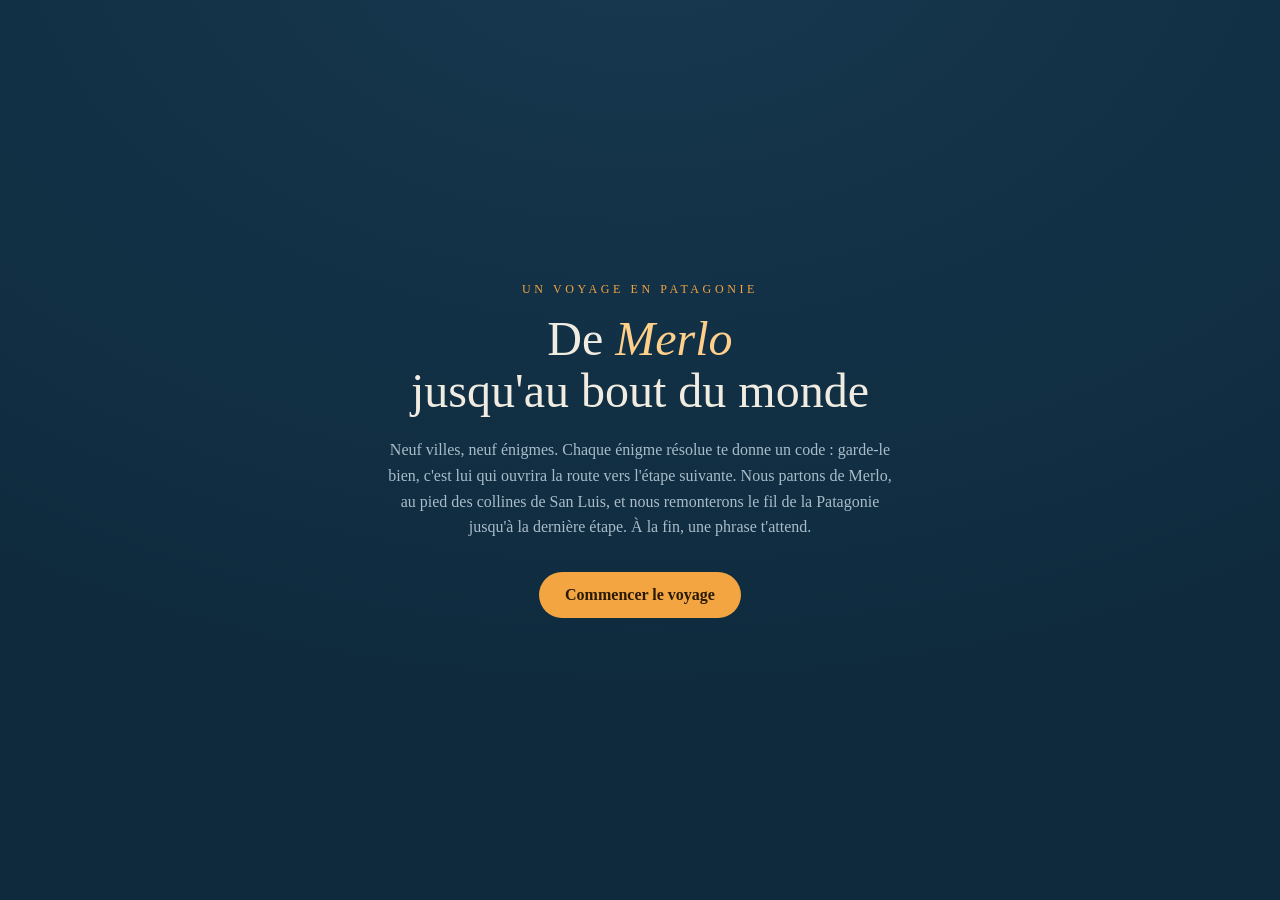
<file: index.html>
<!DOCTYPE html>
<html lang="fr">

<head>
    <meta charset="UTF-8">
    <meta name="viewport" content="width=device-width, initial-scale=1, viewport-fit=cover">
    <meta name="theme-color" content="#0f2a3d">
    <title>De Merlo à Delorme</title>
    <link rel="stylesheet" href="css/style.css?v=2">
    <style>
        #intro {
            flex: 1;
            display: flex;
            flex-direction: column;
            align-items: center;
            justify-content: center;
            text-align: center;
            padding: 2rem 1.5rem;
            max-width: 560px;
            margin: 0 auto;
        }

        #intro .kicker {
            letter-spacing: .3em;
            text-transform: uppercase;
            font-size: .75rem;
            color: var(--accent);
            margin-bottom: 1rem;
        }

        #intro h1 {
            font-size: clamp(2rem, 8vw, 3rem);
            margin: 0 0 1.2rem;
            line-height: 1.1;
            font-weight: normal;
        }

        #intro h1 em {
            color: var(--accent-2);
        }

        #intro p {
            color: var(--muted);
            line-height: 1.6;
            margin: 0 0 2rem;
        }

        #jeu {
            display: none;
            height: 100dvh;
            flex-direction: column;
            padding-bottom: max(.6rem, env(safe-area-inset-bottom));
        }

        #jeu header {
            text-align: center;
            padding: max(.8rem, env(safe-area-inset-top)) 1rem .6rem;
        }

        #jeu header h2 {
            margin: 0;
            font-weight: normal;
            font-size: 1.2rem;
            color: var(--accent-2);
        }

        #jeu header p {
            margin: .3rem 0 0;
            color: var(--muted);
            font-size: .9rem;
        }

        #carte {
            flex: 1 1 0;
            min-height: 0;
            width: 100%;
        }

        .trajet {
            fill: none;
            stroke: var(--accent);
            stroke-width: 2;
            stroke-dasharray: 6 6;
            opacity: .5;
        }

        .terre {
            fill: var(--land);
            stroke: var(--land-stroke);
            stroke-width: 1.5;
        }

        .frontiere {
            fill: none;
            stroke: var(--land-stroke);
            stroke-width: 1.2;
            stroke-dasharray: 3 4;
            opacity: .7;
        }

        .lac {
            fill: #1d4a66;
            stroke: var(--land-stroke);
            stroke-width: 1;
        }

        .mer {
            fill: var(--muted);
            opacity: .55;
            font: italic 11px Georgia;
            letter-spacing: .25em;
            pointer-events: none;
        }

        .ville {
            cursor: pointer;
        }

        .ville .zone {
            fill: transparent;
        }

        .ville .rond {
            fill: var(--lock);
            stroke: #fff;
            stroke-width: 2;
        }

        .ville.ouverte .rond {
            fill: var(--accent);
        }

        .ville.faite .rond {
            fill: var(--ok);
        }

        .ville.actuelle .halo {
            fill: var(--accent);
            opacity: .35;
            animation: pulse 1.6s infinite;
            transform-box: fill-box;
            transform-origin: center;
        }

        .ville .num {
            fill: #1a1a1a;
            font: bold 13px Georgia;
            text-anchor: middle;
            dominant-baseline: central;
            pointer-events: none;
        }

        .ville .nom {
            fill: var(--text);
            font: 12px Georgia;
            pointer-events: none;
            paint-order: stroke;
            stroke: var(--bg);
            stroke-width: 3px;
        }

        @keyframes pulse {
            0% {
                transform: scale(.8);
                opacity: .5;
            }

            100% {
                transform: scale(1.8);
                opacity: 0;
            }
        }

        /* Remise à zéro : discrète, en bas de la carte */
        #recommencer {
            align-self: center;
            margin-top: .2rem;
            background: none;
            border: 0;
            color: var(--muted);
            opacity: .7;
            font: inherit;
            font-size: .8rem;
            cursor: pointer;
            padding: .3rem .6rem;
        }

        #porte {
            position: fixed;
            inset: 0;
            display: none;
            align-items: center;
            justify-content: center;
            background: rgba(5, 15, 25, .75);
            padding: 1.5rem;
            z-index: 10;
        }

        #porte.visible {
            display: flex;
        }

        #porte .boite {
            background: var(--bg-2);
            border: 1px solid var(--land-stroke);
            border-radius: 16px;
            padding: 1.4rem 1.2rem 1.2rem;
            width: 100%;
            max-width: 380px;
            text-align: center;
        }

        #porte h3 {
            margin: 0 0 .4rem;
            font-weight: normal;
            color: var(--accent-2);
            font-size: 1.3rem;
        }

        #porte p {
            margin: 0;
            color: var(--muted);
            font-size: .9rem;
            line-height: 1.4;
        }

        #porte .reponse {
            margin-top: 1rem;
        }

        #porte .reponse input {
            min-width: 0;
        }

        /* Message « bon / mauvais code » : à égale distance du champ et d'« Annuler » */
        #porte .message {
            margin-top: .9rem;
            color: #ff8f8f;
        }

        #porte .message.ok {
            color: var(--ok);
        }

        #porte .annuler {
            margin-top: .8rem;
            background: none;
            border: 0;
            color: var(--muted);
            font: inherit;
            font-size: .85rem;
            cursor: pointer;
        }

    </style>
</head>

<body>

    <section id="intro">
        <div class="kicker">Un voyage en Patagonie</div>
        <h1>De <em>Merlo</em><br>jusqu'au bout du monde</h1>
        <p>Neuf villes, neuf énigmes. Chaque énigme résolue te donne un code :
            garde-le bien, c'est lui qui ouvrira la route vers l'étape suivante.
            Nous partons de Merlo, au pied des collines de San Luis, et nous remonterons
            le fil de la Patagonie jusqu'à la dernière étape. À la fin, une phrase t'attend.</p>
        <button class="bouton" id="start">Commencer le voyage</button>
    </section>

    <section id="jeu">
        <header>
            <h2>Le parcours</h2>
            <p>Touche une ville pour y entrer.</p>
        </header>
        <svg id="carte" viewBox="0 0 400 600" preserveAspectRatio="xMidYMid meet"></svg>
        <button id="recommencer" type="button">↺ Recommencer le voyage</button>
    </section>

    <div id="porte">
        <div class="boite">
            <h3 id="porteTitre"></h3>
            <p id="porteTexte"></p>
            <form class="reponse" id="porteForm">
                <input id="porteSaisie" autocomplete="off" autocapitalize="characters" placeholder="Code">
                <button class="bouton" type="submit">Ouvrir</button>
            </form>
            <p class="message" id="porteMsg"></p>
            <button class="annuler" id="porteAnnuler" type="button">Annuler</button>
        </div>
    </div>


    <script src="js/common.js?v=2"></script>
    <script>
        // ---- Projection : (lon, lat) -> (x, y) dans un viewBox 400 x 600 ----
        const LON0 = -76, LON1 = -54, LAT0 = -32, LAT1 = -56;
        const W = 400, H = 600;
        const proj = (lon, lat) => [
            ((lon - LON0) / (LON1 - LON0)) * W,
            ((lat - LAT0) / (LAT1 - LAT0)) * H
        ];
        const chemin = (pts, fermer = true) =>
            pts.map((p, i) => (i ? "L" : "M") + proj(p[0], p[1]).map(v => v.toFixed(1)).join(" ")).join(" ") + (fermer ? " Z" : "");

        // ---- Villes (lon, lat réelles) ----
        const GEO = {
            "merlo": [-65.02, -32.35],  // Merlo, San Luis
            "bahia-blanca": [-62.27, -38.72],
            "puerto-madryn": [-65.04, -42.77],
            "ushuaia": [-68.30, -54.80],
            "mont-tarn": [-69.10, -54.47],
            "punta-arenas": [-70.91, -53.16],
            "torres-del-paine": [-72.99, -51.06],
            "grey-glacier": [-73.20, -50.95],
            "puerto-montt": [-72.94, -41.47]
        };

        // Petits décalages visuels (en px) pour séparer les villes trop proches
        const DECALAGE = {
            "ushuaia": [14, 10],
            "mont-tarn": [-10, -8],
            "torres-del-paine": [8, 10],
            "grey-glacier": [-6, -12]
        };

        // Position et ancrage des étiquettes : [dx, dy, ancre].
        // Toutes à droite des villes : la carte est recadrée sur ces éléments, rien ne déborde.
        const LABEL = {};

        function position(id) {
            const [x, y] = proj(GEO[id][0], GEO[id][1]);
            const d = DECALAGE[id] || [0, 0];
            return [x + d[0], y + d[1]];
        }

        // ---- Décor (lon, lat) ----
        // Continent : côte Pacifique (Chili) du nord au sud, puis côte Atlantique du sud au nord
        const CONTINENT = [
            [-76, -18], [-70.3, -18], [-70.6, -26], [-71.5, -30], [-71.6, -33.5], [-72.0, -35.5], [-72.6, -37.5],
            [-73.4, -39.5], [-73.6, -41.5], [-73.9, -43.5], [-74.4, -46], [-75.3, -48],
            [-75.2, -50], [-74.3, -51.8], [-73.2, -52.6], [-72.0, -53.4], [-70.6, -53.8],
            [-69.2, -52.9], [-68.4, -52.4], [-68.4, -51.6], [-68.9, -50.1], [-67.7, -49.3],
            [-66.9, -47.9], [-65.7, -47.6], [-65.9, -46.5], [-67.5, -45.7], [-66.3, -45.2],
            [-65.2, -44.4], [-65.5, -43.3], [-64.0, -42.6], [-64.9, -41.9], [-65.0, -41.0],
            [-62.4, -40.6], [-62.2, -39.2], [-61.0, -38.9], [-57.6, -38.2], [-57.5, -36.5],
            [-56.9, -36.3], [-56.6, -34.9], [-53.5, -34.2], [-48, -28], [-40, -22], [-40, -18]
        ];

        // Terre de Feu (île principale) - le détroit de Magellan la sépare du continent
        const TERRE_DE_FEU = [
            [-70.9, -52.7], [-69.2, -52.6], [-68.4, -52.4], [-68.4, -53.4], [-67.4, -54.0],
            [-65.2, -54.7], [-66.5, -55.1], [-68.5, -55.2], [-70.8, -55.0], [-71.7, -54.4],
            [-72.0, -53.6], [-71.0, -53.2]
        ];

        // Chiloé
        const CHILOE = [
            [-74.2, -41.8], [-73.6, -41.8], [-73.4, -42.8], [-73.7, -43.6],
            [-74.2, -43.2], [-74.3, -42.4]
        ];

        // Frontière Chili / Argentine (très simplifiée), tracée en pointillé
        const FRONTIERE = [
            [-71.6, -32.8], [-70.0, -35.0], [-70.8, -38.0], [-71.7, -41.0], [-71.7, -44.5],
            [-72.6, -47.5], [-73.2, -50.0], [-72.3, -51.5], [-71.3, -52.3], [-68.4, -52.4]
        ];

        // Lacs : Nahuel Huapi, Argentino
        const LACS = [
            [[-71.7, -41.1], [-71.1, -41.0], [-71.3, -41.3]],
            [[-73.0, -50.1], [-72.2, -50.2], [-72.5, -50.5], [-73.0, -50.4]]
        ];

        const svg = document.getElementById("carte");
        const NS = "http://www.w3.org/2000/svg";
        const el = (n, a = {}) => { const e = document.createElementNS(NS, n); for (const k in a) e.setAttribute(k, a[k]); return e; };
        const texte = (cls, x, y, txt, attrs = {}) => { const t = el("text", { class: cls, x, y, ...attrs }); t.textContent = txt; return t; };


        function dessinerDecor() {
            svg.appendChild(el("path", { d: chemin(CONTINENT), class: "terre" }));
            svg.appendChild(el("path", { d: chemin(TERRE_DE_FEU), class: "terre" }));
            svg.appendChild(el("path", { d: chemin(CHILOE), class: "terre" }));
            svg.appendChild(el("path", { d: chemin(FRONTIERE, false), class: "frontiere" }));
            LACS.forEach(l => svg.appendChild(el("path", { d: chemin(l), class: "lac" })));
        }

        // Noms des océans : dans le groupe recadré, pour qu'ils ne soient jamais coupés
        function dessinerOceans(groupe) {
            const [ox, oy] = proj(-61.2, -47.5);
            groupe.appendChild(texte("mer", ox, oy, "ATLANTIQUE", { "text-anchor": "middle", transform: `rotate(-90 ${ox} ${oy})` }));
            const [px, py] = proj(-74.9, -45);
            groupe.appendChild(texte("mer", px, py, "PACIFIQUE", { "text-anchor": "middle", transform: `rotate(-90 ${px} ${py})` }));
        }

        function dessiner() {
            svg.innerHTML = "";
            dessinerDecor();

            // Tout ce qui doit rester visible va dans `contenu` ; la carte est recadrée dessus
            const contenu = el("g");
            svg.appendChild(contenu);
            dessinerOceans(contenu);

            const pts = ETAPES.map(e => position(e.id).join(",")).join(" ");
            contenu.appendChild(el("polyline", { points: pts, class: "trajet" }));

            const prog = lireProgression();
            // Garde-fou : si un ancien common.js est encore en cache, la carte s'affiche quand même
            const resolues = typeof lireResolues === "function" ? lireResolues() : [];
            // Une épreuve est verte dès qu'elle est gagnée (ou si la suivante est déjà ouverte)
            const estFaite = i => resolues.includes(ETAPES[i].id) || (prog.includes(ETAPES[i].id) && prog.includes((ETAPES[i + 1] || {}).id));
            // Le halo désigne la prochaine chose à faire : l'épreuve en cours, ou l'étape à ouvrir avec le code
            const iActuelle = ETAPES.findIndex((_, i) => !estFaite(i));
            const derniere = iActuelle >= 0 ? ETAPES[iActuelle].id : null;

            ETAPES.forEach((e, i) => {
                const [x, y] = position(e.id);
                const ouverte = prog.includes(e.id);
                const faite = estFaite(i);
                const g = el("g", { class: "ville" + (ouverte ? " ouverte" : "") + (faite ? " faite" : "") + (e.id === derniere ? " actuelle" : "") });
                g.appendChild(el("circle", { class: "zone", cx: x, cy: y, r: 22 }));
                g.appendChild(el("circle", { class: "halo", cx: x, cy: y, r: 11 }));
                g.appendChild(el("circle", { class: "rond", cx: x, cy: y, r: 11 }));
                g.appendChild(texte("num", x, y, ouverte ? (i + 1) : "🔒"));
                const [dx, dy, ancre] = LABEL[e.id] || [18, 4, "start"];
                g.appendChild(texte("nom", x + dx, y + dy, e.nom, { "text-anchor": ancre }));

                g.addEventListener("click", () => {
                    if (ouverte) { location.href = "etapes/" + e.id + ".html"; }
                    else { ouvrirPorte(i); }
                });
                contenu.appendChild(g);
            });

            const b = contenu.getBBox(), m = 6;
            svg.setAttribute("viewBox", [b.x - m, b.y - m, b.width + 2 * m, b.height + 2 * m].map(v => v.toFixed(1)).join(" "));
        }

        // ---- Saisie du code pour ouvrir une étape ----
        const porte = document.getElementById("porte");
        const porteSaisie = document.getElementById("porteSaisie");
        const porteMsg = document.getElementById("porteMsg");
        let porteEtape = null;

        function ouvrirPorte(i) {
            porteEtape = ETAPES[i];
            document.getElementById("porteTitre").textContent = porteEtape.nom;
            document.getElementById("porteTexte").textContent =
                "Entre le code obtenu à " + ETAPES[i - 1].nom + " pour ouvrir cette étape.";
            porteSaisie.value = "";
            porteMsg.textContent = "";
            porte.classList.add("visible");
            porteSaisie.focus();
        }

        function fermerPorte() {
            porte.classList.remove("visible");
            porteEtape = null;
        }

        document.getElementById("porteAnnuler").onclick = fermerPorte;
        porte.addEventListener("click", e => { if (e.target === porte) fermerPorte(); });

        document.getElementById("porteForm").addEventListener("submit", e => {
            e.preventDefault();
            if (essayerCode(porteEtape.id, porteSaisie.value)) {
                porteMsg.textContent = "La route est ouverte !";
                porteMsg.className = "message ok";
                const id = porteEtape.id;
                setTimeout(() => location.href = "etapes/" + id + ".html", 900);
            } else {
                porteMsg.textContent = "Ce n'est pas le bon code.";
                porteMsg.className = "message";
                const boite = porte.querySelector(".boite");
                boite.classList.remove("shake"); void boite.offsetWidth; boite.classList.add("shake");
            }
        });

        function afficherCarte() {
            document.getElementById("intro").style.display = "none";
            document.getElementById("jeu").style.display = "flex";
            dessiner();
        }

        document.getElementById("start").onclick = () => {
            localStorage.setItem("patagonie.intro", "1");
            afficherCarte();
        };

        // Efface toute la progression (clés « patagonie.* ») et revient à l'intro
        document.getElementById("recommencer").onclick = () => {
            if (!confirm("Effacer toute la progression et recommencer depuis le début ?")) return;
            Object.keys(localStorage).filter(k => k.startsWith("patagonie.")).forEach(k => localStorage.removeItem(k));
            location.href = location.pathname;
        };

        if (localStorage.getItem("patagonie.intro")) afficherCarte();

        const refus = new URLSearchParams(location.search).get("refus");
        if (refus) {
            afficherCarte();
            const i = indexEtape(refus);
            if (i > 0) ouvrirPorte(i);
        }
    </script>
</body>

</html>
</file>
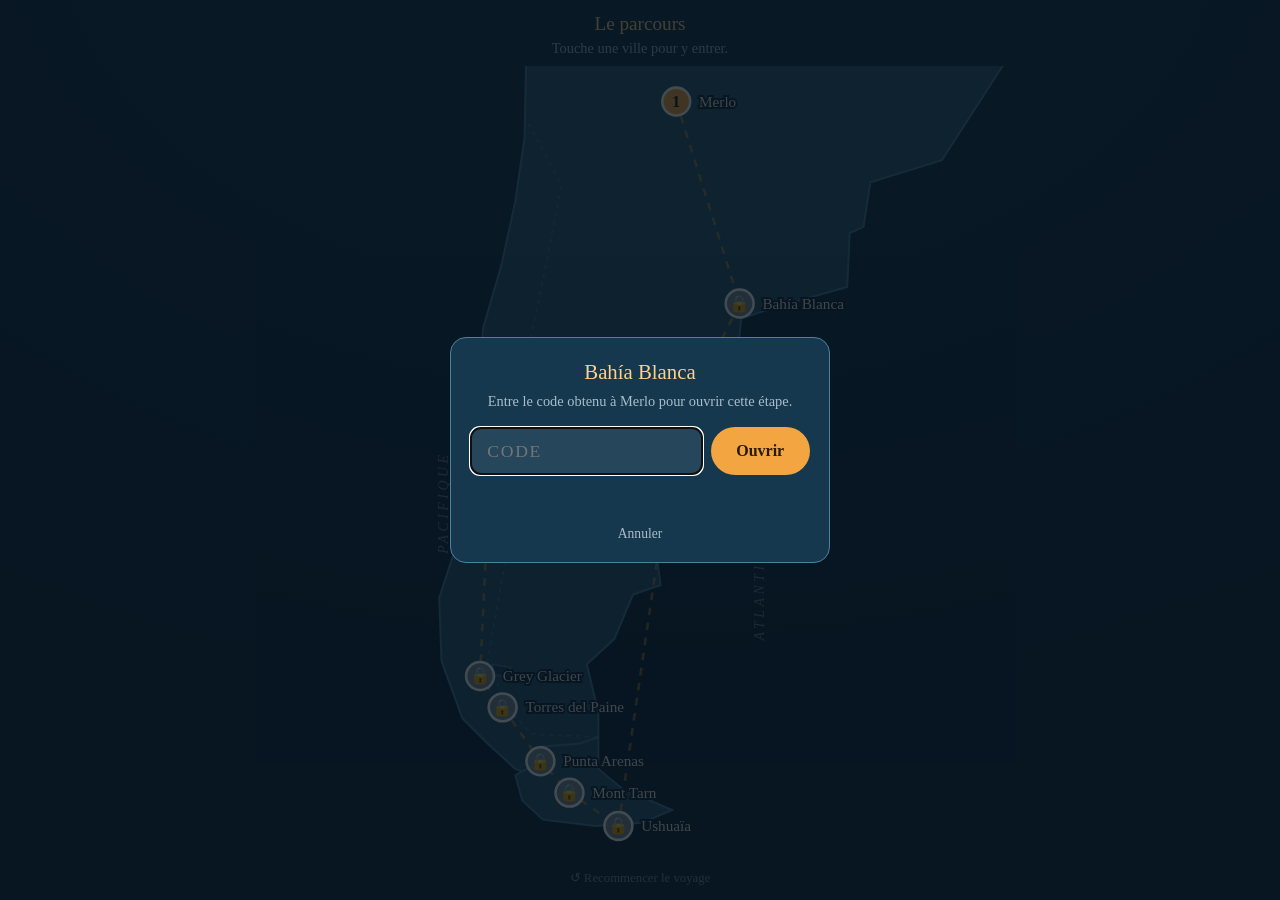
<file: etapes/bahia-blanca.html>
<!DOCTYPE html>
<html lang="fr">

<head>
    <meta charset="UTF-8">
    <meta name="viewport" content="width=device-width, initial-scale=1, viewport-fit=cover">
    <title>Bahía Blanca</title>
    <link rel="stylesheet" href="../css/style.css?v=2">
    <style>
        html,
        body {
            height: 100%;
        }

        body {
            overflow: hidden;
        }

        /* Page jeu : plein écran, colonne flex, tout tient sans scroll */
        .addi {
            height: 100dvh;
            max-width: 480px;
            width: 100%;
            margin: 0 auto;
            padding: max(.6rem, env(safe-area-inset-top)) 1rem max(clamp(1.2rem, 4dvh, 2.5rem), env(safe-area-inset-bottom));
            display: flex;
            flex-direction: column;
            gap: .5rem;
        }

        .entete {
            display: flex;
            justify-content: space-between;
            align-items: baseline;
        }

        .entete .retour {
            font-size: .9rem;
        }

        .entete .etape {
            font-size: .75rem;
            color: var(--muted);
        }

        h1 {
            margin: 0;
            font-size: 1.4rem;
        }

        .consigne {
            color: var(--muted);
            font-size: .85rem;
            line-height: 1.35;
            margin: 0;
        }

        /* --- L'addition, centrée dans l'espace restant --- */
        .zone-addition {
            flex: 1 1 0;
            min-height: 0;
            display: flex;
            align-items: center;
            justify-content: center;
        }

        .addition {
            font-family: ui-monospace, Menlo, monospace;
            font-size: clamp(1.6rem, 5dvh, 2.4rem);
            line-height: 1.3;
        }

        .addition .ligne {
            display: flex;
            justify-content: flex-end;
            gap: 6px;
        }

        .addition .plus {
            margin-right: 14px;
        }

        .addition .trait {
            border-top: 3px solid currentColor;
            margin: 4px 0;
        }

        .lettre {
            width: 2ch;
            text-align: center;
        }

        /* --- Bas : règles, saisies, bouton ; remplacés par le code en fin de partie (même place) --- */
        #bas {
            position: relative;
            flex: 0 0 auto;
            display: flex;
            flex-direction: column;
            gap: .5rem;
        }

        .regles {
            font-size: .8rem;
            line-height: 1.35;
            color: var(--muted);
            margin: 0;
        }

        .regles strong {
            color: var(--accent-2);
            font-weight: normal;
        }

        .saisies {
            display: grid;
            grid-template-columns: repeat(7, 1fr);
            gap: 6px;
            margin-top: .3rem;
        }

        .saisies label {
            display: flex;
            flex-direction: column;
            align-items: center;
            gap: 4px;
            font-weight: bold;
            color: var(--accent-2);
        }

        .saisies input {
            width: 100%;
            box-sizing: border-box;
            padding: 6px 0;
            border-radius: 8px;
            border: 1px solid var(--land-stroke);
            background: rgba(255, 255, 255, .07);
            color: var(--text);
            font: bold 1.3rem ui-monospace, Menlo, monospace;
            text-align: center;
        }

        /* Deux lignes réservées : un message ne déplace jamais le bouton */
        #msg {
            min-height: 2.3em;
            margin: 0;
            display: flex;
            align-items: center;
            justify-content: center;
            text-align: center;
            font-size: .85rem;
            line-height: 1.3;
            color: var(--accent-2);
        }

        #valider {
            align-self: center;
            min-width: 60%;
        }

        #bas.fini > :not(#fin) {
            visibility: hidden;
        }

        #fin {
            display: none;
            position: absolute;
            inset: 0;
            flex-direction: column;
            align-items: center;
            justify-content: center;
            text-align: center;
        }

        #bas.fini #fin {
            display: flex;
        }

        #fin .bravo {
            margin: 0 0 .6rem;
            color: var(--ok);
            font-size: 1rem;
        }

        #fin .code {
            margin: .3rem 0 .7rem;
        }
    </style>
</head>

<body>
    <main class="addi">
        <div class="entete">
            <a class="retour" href="../index.html">← Carte</a>
            <span class="etape">Étape 2 sur 9</span>
        </div>
        <h1>Bahía Blanca</h1>
        <p class="consigne">Bahía Blanca, port de la pampa humide, porte d'entrée de la Patagonie. Pour poursuivre la
            route, résous cette addition codée.</p>

        <div class="zone-addition">
            <div class="addition" aria-label="Addition codée">
                <div class="ligne"><span class="lettre">A</span><span class="lettre">B</span><span class="lettre">C</span></div>
                <div class="ligne"><span class="plus">+</span><span class="lettre">D</span><span class="lettre">E</span><span
                        class="lettre">C</span></div>
                <div class="trait"></div>
                <div class="ligne"><span class="lettre">F</span><span class="lettre">D</span><span class="lettre">G</span><span
                        class="lettre">E</span></div>
            </div>
        </div>

        <div id="bas">
            <p class="regles">Une lettre = un chiffre. Deux lettres différentes = deux chiffres différents. Aucun nombre
                ne commence par zéro.</p>
            <p class="regles"><strong>Deux indices :</strong> E est le double de C, et D est le double de E.</p>

            <div class="saisies" id="saisies"></div>

            <p id="msg"></p>
            <button class="bouton" id="valider" type="button">Vérifier</button>

            <div class="code-obtenu" id="fin">
                <p class="bravo" id="bravo"></p>
                <p id="prochaine"></p>
                <div class="code" id="code"></div>
                <a class="bouton" href="../index.html">Retour à la carte</a>
            </div>
        </div>
    </main>

    <script src="../js/common.js?v=2"></script>
    <script>
        garde("bahia-blanca");

        const LETTRES = ["A", "B", "C", "D", "E", "F", "G"];
        const conteneur = document.getElementById("saisies");
        LETTRES.forEach(l => {
            const lab = document.createElement("label");
            lab.innerHTML = l + '<input type="text" inputmode="numeric" maxlength="1" data-l="' + l + '" autocomplete="off">';
            conteneur.appendChild(lab);
        });

        const inputs = [...conteneur.querySelectorAll("input")];
        inputs.forEach((inp, i) => {
            inp.addEventListener("input", () => {
                inp.value = inp.value.replace(/[^0-9]/g, "");
                if (inp.value && inputs[i + 1]) inputs[i + 1].focus();
            });
        });

        const msg = document.getElementById("msg");

        document.getElementById("valider").onclick = () => {
            const v = {};
            for (const inp of inputs) {
                if (inp.value === "") { msg.textContent = "Il manque un chiffre."; return; }
                v[inp.dataset.l] = Number(inp.value);
            }
            const vals = Object.values(v);
            if (new Set(vals).size !== vals.length) { msg.textContent = "Deux lettres ne peuvent pas avoir le même chiffre."; return; }
            if (v.A === 0 || v.D === 0 || v.F === 0) { msg.textContent = "Un nombre ne peut pas commencer par zéro."; return; }

            const n = (...ls) => Number(ls.map(l => v[l]).join(""));
            const somme = n("A", "B", "C") + n("D", "E", "C");
            const resultat = n("F", "D", "G", "E");

            if (somme !== resultat) { msg.textContent = "L'addition ne tombe pas juste. Réessaie."; return; }
            if (v.E !== 2 * v.C || v.D !== 2 * v.E) { msg.textContent = "L'addition est juste, mais les indices ne sont pas respectés."; return; }

            // Avec les deux indices, la seule solution est 962 + 842 = 1804
            if (!estBonneReponse("bahia-blanca", String(resultat))) {
                msg.textContent = "Presque… vérifie tes chiffres.";
                return;
            }

            marquerResolue("bahia-blanca");
            inputs.forEach(i => { i.disabled = true; i.blur(); });
            document.getElementById("bravo").textContent = "Bravo ! " + n("A", "B", "C") + " + " + n("D", "E", "C") + " = " + resultat;
            document.getElementById("prochaine").textContent = "Note bien ce code, il ouvre " + etapeSuivante("bahia-blanca").nom + " :";
            document.getElementById("code").textContent = resultat;
            document.getElementById("bas").classList.add("fini");
        };
    </script>
</body>

</html>
</file>
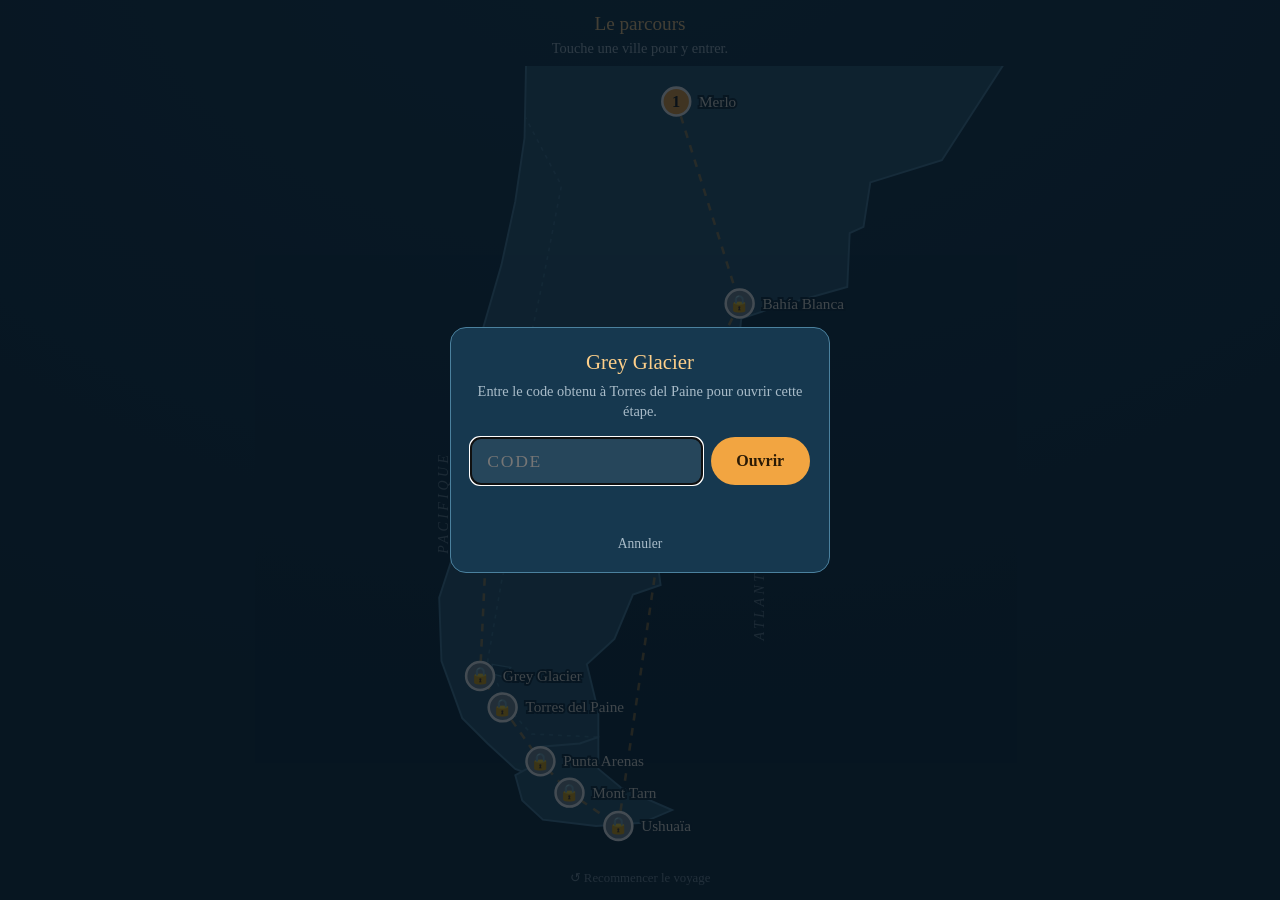
<file: etapes/grey-glacier.html>
<!DOCTYPE html>
<html lang="fr">

<head>
    <meta charset="UTF-8">
    <meta name="viewport" content="width=device-width, initial-scale=1, viewport-fit=cover">
    <title>Grey Glacier</title>
    <link rel="stylesheet" href="../css/style.css?v=2">
    <style>
        html,
        body {
            height: 100%;
        }

        body {
            overflow: hidden;
        }

        .logi {
            height: 100dvh;
            max-width: 480px;
            width: 100%;
            margin: 0 auto;
            padding: max(.6rem, env(safe-area-inset-top)) 1rem max(clamp(1rem, 3dvh, 2.5rem), env(safe-area-inset-bottom));
            display: flex;
            flex-direction: column;
            gap: .45rem;
        }

        .entete {
            display: flex;
            justify-content: space-between;
            align-items: baseline;
        }

        .entete .retour {
            font-size: .9rem;
            text-decoration: none;
        }

        .entete .etape {
            font-size: .75rem;
            color: var(--muted);
        }

        h1 {
            margin: 0;
            font-size: 1.4rem;
        }

        .consigne {
            color: var(--muted);
            font-size: .8rem;
            line-height: 1.35;
            margin: 0;
            text-wrap: pretty;
        }

        .consigne strong {
            color: var(--accent-2);
            font-weight: normal;
        }

        /* --- Grille : la taille d'une case est la plus grande qui tient --- */
        .zone-grille {
            flex: 1 1 0;
            min-height: 0;
            display: flex;
            align-items: center;
            justify-content: center;
            container-type: size;
        }

        #grille {
            --lab: 58px;
            --tete: 58px;
            --cell: min(34px, calc((100cqw - var(--lab)) / 8), calc((100cqh - var(--tete)) / 8));
            display: grid;
            grid-template-columns: var(--lab) repeat(8, var(--cell));
            grid-template-rows: var(--tete) repeat(8, var(--cell));
            user-select: none;
            -webkit-user-select: none;
        }

        .tete {
            writing-mode: vertical-rl;
            transform: rotate(180deg);
            font-size: .72rem;
            color: var(--accent-2);
            display: flex;
            align-items: center;
            justify-content: flex-start;
            padding: 4px 0;
        }

        .tete.obs,
        .lab.obs {
            color: #8ec5e8;
        }

        .lab {
            font-size: .75rem;
            color: var(--text);
            display: flex;
            align-items: center;
            justify-content: flex-end;
            padding-right: 6px;
        }

        .case {
            border: 1px solid rgba(169, 188, 201, .25);
            margin: 0 -1px -1px 0;
            display: flex;
            align-items: center;
            justify-content: center;
            font-size: calc(var(--cell) * .55);
            cursor: pointer;
            background: rgba(255, 255, 255, .04);
            touch-action: manipulation;
        }

        /* Bord épais autour de chaque bloc 4×4 */
        .case.bg {
            border-left: 2px solid var(--land-stroke);
        }

        .case.bh {
            border-top: 2px solid var(--land-stroke);
        }

        .case.bd {
            border-right: 2px solid var(--land-stroke);
        }

        .case.bb {
            border-bottom: 2px solid var(--land-stroke);
        }

        .case.non::after {
            content: "✕";
            color: var(--muted);
            font-size: .8em;
        }

        /* ✕ déduit d'un ✓ : plus discret que ceux posés à la main */
        .case.auto::after {
            opacity: .35;
        }

        .case.oui::after {
            content: "✓";
            color: var(--ok);
            font-weight: bold;
        }

        #grille.resolu .case {
            cursor: default;
        }

        /* --- Indices, remplacés par le code en fin de partie (même place) --- */
        #bas {
            position: relative;
            flex: 0 0 auto;
        }

        #indices {
            margin: 0;
            padding-left: 1.2rem;
            font-size: .8rem;
            line-height: 1.35;
        }

        #indices li::marker {
            color: var(--accent);
        }

        #bas.fini #indices {
            visibility: hidden;
        }

        #fin {
            display: none;
            position: absolute;
            inset: 0;
            flex-direction: column;
            align-items: center;
            justify-content: center;
            text-align: center;
        }

        #bas.fini #fin {
            display: flex;
        }

        #fin p {
            margin: 0;
            font-size: .85rem;
        }

        #fin .code {
            margin: .3rem 0 .5rem;
        }
        /* Écrans peu hauts (iPhone SE dans Safari) : bloc de fin plus compact */
        @media (max-height: 640px) {
            #fin .code { margin: .15rem 0 .35rem; padding: .3rem 1rem; font-size: 1.5rem; }
        }
    </style>
</head>

<body>
    <main class="logi">
        <div class="entete">
            <a class="retour" href="../index.html">← Carte</a>
            <span class="etape">Étape 8 sur 9</span>
        </div>
        <h1>Grey Glacier</h1>
        <p class="consigne">Quatre visiteurs, quatre activités, quatre rencontres. Grâce aux indices, retrouve qui a
            fait quoi et qui a vu quoi. Touche une case : ✕ puis ✓.</p>

        <div class="zone-grille">
            <div id="grille"></div>
        </div>

        <div id="bas">
            <ol id="indices">
                <li>Julie et Karl ont passé la journée sur l'eau.</li>
                <li>Qui a vu le condor marchait, mais pas sur le glacier.</li>
                <li>Depuis le bateau, on a aperçu un guanaco sur la rive.</li>
                <li>Gene n'a pas vu le condor.</li>
                <li>Karl n'a pas vu d'iceberg.</li>
                <li>Le renard n'a pas été aperçu depuis l'eau.</li>
            </ol>
            <div id="fin" class="code-obtenu">
                <p id="msgFin"></p>
                <div class="code" id="code"></div>
                <a class="bouton" href="../index.html">Retour à la carte</a>
            </div>
        </div>
    </main>

    <script src="../js/common.js?v=2"></script>
    <script>
        const ID = "grey-glacier";
        garde(ID);

        const PERS = ["Tess", "Julie", "Karl", "Gene"];
        const ACT = ["kayak", "bateau", "randonnée", "glacier"];
        const OBS = ["iceberg", "condor", "renard", "guanaco"];
        // Solution (index dans ACT et OBS pour chaque personne) — unique, chaque indice est nécessaire :
        // Tess randonnée/condor, Julie kayak/iceberg, Karl bateau/guanaco, Gene glacier/renard.
        const SOL_ACT = [2, 0, 1, 3];
        const SOL_OBS = [1, 0, 3, 2];

        // Trois blocs : personnes × activités, personnes × observations, observations × activités
        const BLOCS = { pa: [], po: [], oa: [] };
        const etat = {}; // clé "bloc,ligne,colonne" -> 0 vide, 1 ✕, 2 ✓
        const grille = document.getElementById("grille");
        let resolu = false;

        const ajouter = (cls, txt) => {
            const d = document.createElement("div");
            d.className = cls;
            if (txt) d.textContent = txt;
            grille.appendChild(d);
            return d;
        };

        // En-têtes de colonnes
        ajouter("");
        ACT.forEach(t => ajouter("tete", t));
        OBS.forEach(t => ajouter("tete obs", t));

        function nouvelleCase(bloc, r, c) {
            const k = ajouter("case" + (c === 0 ? " bg" : "") + (r === 0 ? " bh" : "") + (c === 3 ? " bd" : "") + (r === 3 ? " bb" : ""));
            const cle = bloc + "," + r + "," + c;
            etat[cle] = 0;
            k.onclick = () => toucher(bloc, r, c);
            BLOCS[bloc][r] = BLOCS[bloc][r] || [];
            BLOCS[bloc][r][c] = k;
        }

        // Lignes des personnes : bloc activités puis bloc observations
        PERS.forEach((p, r) => {
            ajouter("lab", p);
            for (let c = 0; c < 4; c++) nouvelleCase("pa", r, c);
            for (let c = 0; c < 4; c++) nouvelleCase("po", r, c);
        });
        // Lignes des observations : bloc activités seulement
        OBS.forEach((o, r) => {
            ajouter("lab obs", o);
            for (let c = 0; c < 4; c++) nouvelleCase("oa", r, c);
            for (let c = 0; c < 4; c++) ajouter("");
        });

        const val = (bloc, r, c) => etat[bloc + "," + r + "," + c];

        // ✕ automatique : case vide sur la ligne ou la colonne d'un ✓ du même bloc.
        // Ce n'est pas un état enregistré : il disparaît dès que le ✓ est retiré.
        function autoNon(bloc, r, c) {
            if (val(bloc, r, c) !== 0) return false;
            for (let i = 0; i < 4; i++)
                if ((i !== c && val(bloc, r, i) === 2) || (i !== r && val(bloc, i, c) === 2)) return true;
            return false;
        }

        function afficherBloc(bloc) {
            for (let r = 0; r < 4; r++) for (let c = 0; c < 4; c++) {
                const k = BLOCS[bloc][r][c], v = val(bloc, r, c), auto = autoNon(bloc, r, c);
                k.classList.toggle("non", v === 1 || auto);
                k.classList.toggle("auto", auto);
                k.classList.toggle("oui", v === 2);
            }
        }

        // Cycle : vide → ✕ → ✓ → vide. Un seul ✓ par ligne et par colonne : en poser un déplace l'ancien.
        // Toucher un ✕ automatique y pose directement le ✓.
        function toucher(bloc, r, c) {
            if (resolu) return;
            const cle = bloc + "," + r + "," + c;
            const v = autoNon(bloc, r, c) ? 2 : (etat[cle] + 1) % 3;
            if (v === 2) for (let i = 0; i < 4; i++) {
                if (val(bloc, r, i) === 2) etat[bloc + "," + r + "," + i] = 0;
                if (val(bloc, i, c) === 2) etat[bloc + "," + i + "," + c] = 0;
            }
            etat[cle] = v;
            afficherBloc(bloc);
            verifier();
        }

        // Gagné quand les ✓ des deux blocs « personnes » sont exactement la solution
        function verifier() {
            const juste = (bloc, sol) => PERS.every((_, r) => [0, 1, 2, 3].every(c =>
                (etat[bloc + "," + r + "," + c] === 2) === (sol[r] === c)));
            if (juste("pa", SOL_ACT) && juste("po", SOL_OBS)) terminer();
        }

        function terminer() {
            resolu = true;
            marquerResolue(ID);
            grille.classList.add("resolu");
            const b = PERS[SOL_ACT.indexOf(0)];
            // Le message prend la place de la consigne ; en bas, seulement le code (la grille ne bouge pas)
            const consigne = document.querySelector(".consigne");
            consigne.style.minHeight = consigne.offsetHeight + "px";
            consigne.innerHTML = "Bravo, tout le monde est à sa place ! Ce que " + b +
                " a frôlé en kayak est ton code pour <strong>" + etapeSuivante(ID).nom + "</strong> :";
            document.getElementById("msgFin").style.display = "none";
            document.getElementById("code").textContent = ETAPES[indexEtape(ID)].reponse;
            document.getElementById("bas").classList.add("fini");
        }
    </script>
</body>

</html>
</file>
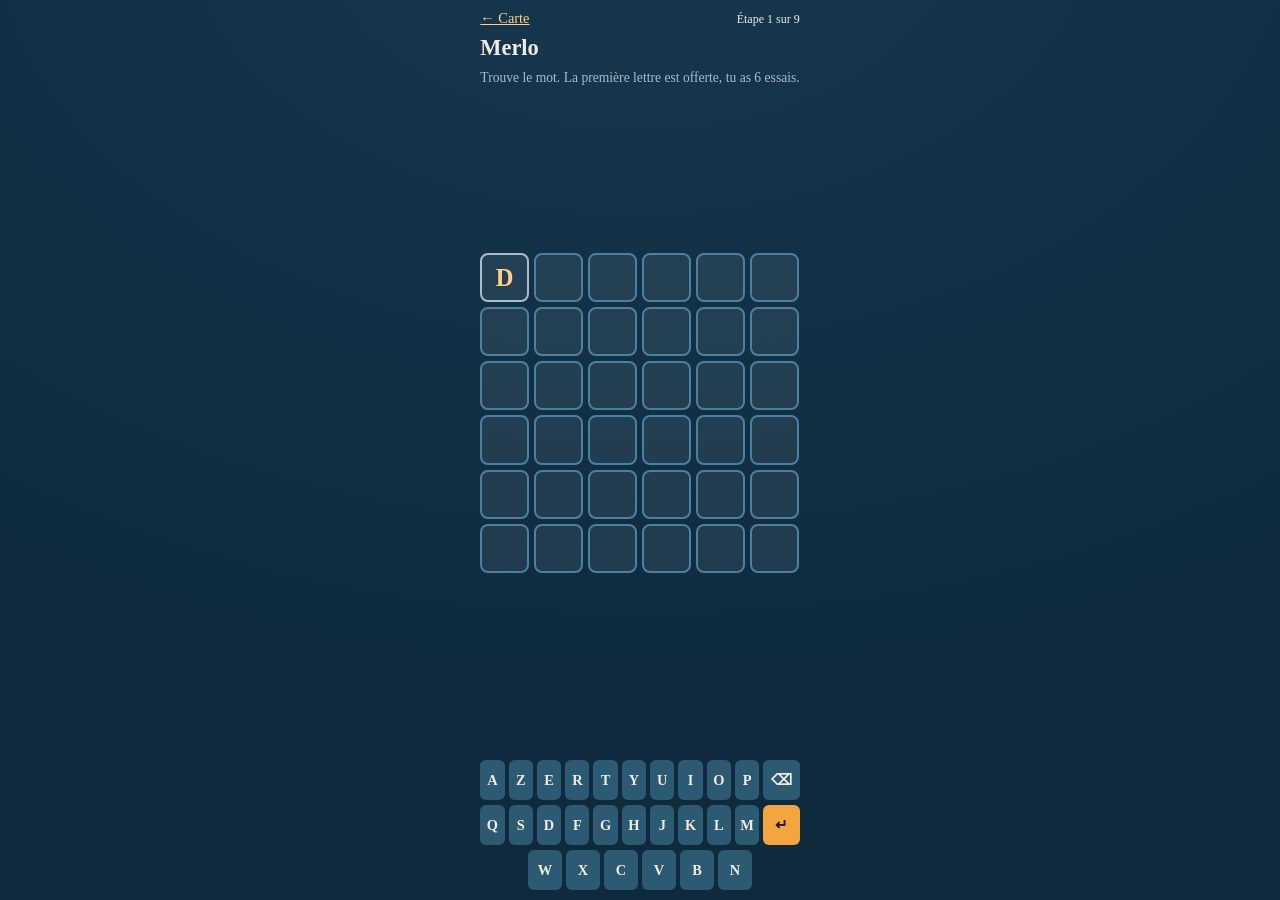
<file: etapes/merlo.html>
<!DOCTYPE html>
<html lang="fr">

<head>
    <meta charset="UTF-8">
    <meta name="viewport" content="width=device-width, initial-scale=1, viewport-fit=cover">
    <title>Merlo</title>
    <link rel="stylesheet" href="../css/style.css?v=2">
    <style>
        html,
        body {
            height: 100%;
        }

        body {
            overflow: hidden;
        }

        /* Page jeu : plein écran, colonne flex, tout tient sans scroll */
        .motus {
            height: 100dvh;
            max-width: 480px;
            margin: 0 auto;
            padding: max(.6rem, env(safe-area-inset-top)) 1rem max(.6rem, env(safe-area-inset-bottom));
            display: flex;
            flex-direction: column;
            gap: .5rem;
        }

        .motus .entete {
            display: flex;
            justify-content: space-between;
            align-items: baseline;
        }

        .motus .retour {
            margin: 0;
            font-size: .9rem;
        }

        .motus .etape {
            margin: 0;
            font-size: .75rem;
        }

        .motus h1 {
            margin: 0;
            font-size: 1.4rem;
        }

        .consigne {
            color: var(--muted);
            font-size: .85rem;
            line-height: 1.35;
            margin: 0;
        }

        /* Zone grille : prend tout l'espace restant, la grille s'y adapte */
        .zone-grille {
            flex: 1 1 0;
            min-height: 0;
            margin-top: 4px;
            display: flex;
            align-items: center;
            justify-content: center;
            container-type: size;
        }

        /* Cases carrées : leur côté est le plus grand qui tient en largeur et en hauteur.
           --n (lettres) et --e (essais) sont fixés en JS. */
        #grille {
            --cell: min(calc((100cqw - (var(--n) - 1) * 5px) / var(--n)),
                    calc((100cqh - (var(--e) - 1) * 5px) / var(--e)));
            display: grid;
            gap: 5px;
            grid-template-rows: repeat(var(--e), var(--cell));
        }

        .ligne {
            display: grid;
            grid-template-columns: repeat(var(--n), var(--cell));
            gap: 5px;
        }

        .case {
            display: flex;
            align-items: center;
            justify-content: center;
            font-size: calc(var(--cell) * .5);
            font-weight: bold;
            border-radius: 8px;
            background: rgba(255, 255, 255, .07);
            border: 2px solid var(--land-stroke);
            text-transform: uppercase;
            min-height: 0;
        }

        .case.remplie {
            border-color: var(--muted);
        }

        .case.bien {
            background: #2e9e5b;
            border-color: #2e9e5b;
            color: #fff;
        }

        .case.mal {
            background: #e8b923;
            border-color: #e8b923;
            color: #2a1a05;
            border-radius: 50%;
        }

        .case.absent {
            background: #1d4a66;
            border-color: #1d4a66;
            color: var(--muted);
        }

        .case.indice {
            color: var(--accent-2);
        }

        .msg {
            min-height: 1.1rem;
            text-align: center;
            font-size: .85rem;
            margin: 0;
            color: var(--accent-2);
        }

        .msg.ok {
            color: var(--ok);
        }

        /* Clavier */
        #clavier {
            display: flex;
            flex-direction: column;
            gap: 5px;
            flex: 0 0 auto;
        }

        .rang {
            display: flex;
            gap: 4px;
            justify-content: center;
        }

        .touche {
            flex: 1 1 0;
            max-width: 34px;
            height: 40px;
            border: 0;
            border-radius: 6px;
            background: var(--land);
            color: var(--text);
            font: bold .9rem Georgia;
            cursor: pointer;
            padding: 0;
            touch-action: manipulation;
        }

        .touche.action {
            flex: 1.5 1 0;
            max-width: 52px;
            font-size: .95rem;
        }

        .touche.valider {
            background: var(--accent);
            color: #2a1a05;
        }

        .touche.bien {
            background: #2e9e5b;
        }

        .touche.mal {
            background: #e8b923;
            color: #2a1a05;
        }

        .touche.absent {
            background: #12324a;
            color: #5f7a8c;
        }

        /* Bas de page : message + clavier. En fin de partie, #fin se superpose au clavier
           dans le même espace, pour que la grille ne change pas de taille. */
        #bas {
            position: relative;
            flex: 0 0 auto;
            display: flex;
            flex-direction: column;
            gap: .5rem;
        }

        #bas.fini #msg,
        #bas.fini #clavier {
            visibility: hidden;
        }

        #fin {
            display: none;
            position: absolute;
            inset: 0;
            flex-direction: column;
            align-items: center;
            justify-content: center;
            text-align: center;
        }

        #bas.fini #fin {
            display: flex;
        }

        #fin .code {
            margin: .3rem 0 .6rem;
        }

        #fin .bouton {
            display: inline-block;
        }

        /* Défaite : un peu d'air entre le message et le bouton */
        #rejouer {
            margin-top: .9rem;
        }

    </style>
</head>

<body>
    <main class="motus">
        <div class="entete">
            <a class="retour" href="../index.html">← Carte</a>
            <span class="etape">Étape 1 sur 9</span>
        </div>
        <h1>Merlo</h1>
        <p class="consigne">Trouve le mot. La première lettre est offerte, tu as 6 essais.</p>

        <div class="zone-grille">
            <div id="grille"></div>
        </div>
        <div id="bas">
            <p class="msg" id="msg"></p>

            <div id="clavier"></div>

            <div id="fin">
                <p class="msg ok" id="msgFin"></p>
                <div class="code-obtenu" id="gain" style="display:none">
                    <div class="code" id="code"></div><br>
                    <a class="bouton" href="../index.html">Retour à la carte</a>
                </div>
                <button class="bouton" id="rejouer" style="display:none">Rejouer</button>
            </div>
        </div>
    </main>

    <script src="../js/common.js?v=2"></script>
    <script>
        const ID = "merlo";
        garde(ID);

        // === Paramètres du Motus ===
        const MOT = ETAPES[indexEtape(ID)].reponse.toUpperCase();
        const LONG = MOT.length;
        const ESSAIS = 6;

        const grille = document.getElementById("grille");
        const msg = document.getElementById("msg");
        let essai = 0;
        let courant = MOT[0];
        let fini = false;

        // --- Grille ---
        grille.style.setProperty("--n", LONG);
        grille.style.setProperty("--e", ESSAIS);
        for (let r = 0; r < ESSAIS; r++) {
            const ligne = document.createElement("div");
            ligne.className = "ligne";
            for (let c = 0; c < LONG; c++) {
                const k = document.createElement("div");
                k.className = "case";
                ligne.appendChild(k);
            }
            grille.appendChild(ligne);
        }
        const lignes = () => grille.children;

        function afficherCourant() {
            const cases = lignes()[essai].children;
            for (let c = 0; c < LONG; c++) {
                cases[c].textContent = courant[c] || "";
                cases[c].className = "case" + (courant[c] ? " remplie" : "") + (c === 0 ? " indice" : "");
            }
        }

        // --- Clavier : ⌫ à droite de la 1re rangée, ↵ à droite de la 2e ---
        const RANGS = [
            ["A", "Z", "E", "R", "T", "Y", "U", "I", "O", "P", "⌫"],
            ["Q", "S", "D", "F", "G", "H", "J", "K", "L", "M", "↵"],
            ["W", "X", "C", "V", "B", "N"]
        ];
        const clavier = document.getElementById("clavier");
        const touches = {};
        RANGS.forEach(rang => {
            const div = document.createElement("div");
            div.className = "rang";
            rang.forEach(ch => {
                const b = document.createElement("button");
                const action = (ch === "⌫" || ch === "↵");
                b.className = "touche" + (action ? " action" : "") + (ch === "↵" ? " valider" : "");
                b.textContent = ch;
                b.onclick = () => saisir(ch);
                if (!action) touches[ch] = b;
                div.appendChild(b);
            });
            clavier.appendChild(div);
        });

        document.addEventListener("keydown", e => {
            if (e.target.tagName === "INPUT") return;
            if (e.key === "Enter") saisir("↵");
            else if (e.key === "Backspace") saisir("⌫");
            else if (/^[a-zA-Z]$/.test(e.key)) saisir(e.key.toUpperCase());
        });

        function saisir(ch) {
            if (fini) return;
            msg.textContent = "";
            if (ch === "⌫") { if (courant.length > 1) courant = courant.slice(0, -1); }
            else if (ch === "↵") { valider(); return; }
            else if (courant.length < LONG) courant += ch;
            afficherCourant();
        }

        // --- Évaluation (gère les lettres doublées) ---
        function evaluer(prop) {
            const res = Array(LONG).fill("absent");
            const restantes = {};
            for (let i = 0; i < LONG; i++) {
                if (prop[i] === MOT[i]) res[i] = "bien";
                else restantes[MOT[i]] = (restantes[MOT[i]] || 0) + 1;
            }
            for (let i = 0; i < LONG; i++) {
                if (res[i] === "bien") continue;
                if (restantes[prop[i]] > 0) { res[i] = "mal"; restantes[prop[i]]--; }
            }
            return res;
        }

        function valider() {
            if (courant.length < LONG) { msg.textContent = "Il faut " + LONG + " lettres."; return; }
            const res = evaluer(courant);
            const cases = lignes()[essai].children;
            const ordre = { absent: 0, mal: 1, bien: 2 };
            res.forEach((r, i) => {
                cases[i].className = "case " + r;
                cases[i].textContent = courant[i];
                const t = touches[courant[i]];
                if (t) {
                    const actuel = t.classList.contains("bien") ? "bien"
                        : t.classList.contains("mal") ? "mal"
                            : t.classList.contains("absent") ? "absent" : null;
                    if (actuel === null || ordre[r] > ordre[actuel]) {
                        t.classList.remove("bien", "mal", "absent");
                        t.classList.add(r);
                    }
                }
            });

            if (courant === MOT) { terminer(true); return; }
            essai++;
            if (essai >= ESSAIS) { terminer(false); return; }
            courant = MOT[0];
            afficherCourant();
        }

        function terminer(gagne) {
            fini = true;
            document.getElementById("bas").classList.add("fini");
            const mf = document.getElementById("msgFin");
            if (gagne) {
                marquerResolue(ID);
                mf.textContent = "Bien joué ! Note ce code pour ouvrir " + etapeSuivante(ID).nom + " :";
                mf.className = "msg ok";
                document.getElementById("code").textContent = MOT;
                document.getElementById("gain").style.display = "block";
            } else {
                mf.textContent = "Pas cette fois, retente ta chance !";
                mf.className = "msg";
                document.getElementById("rejouer").style.display = "inline-block";
            }
        }

        document.getElementById("rejouer").onclick = () => location.reload();

        afficherCourant();
    </script>
</body>

</html>
</file>
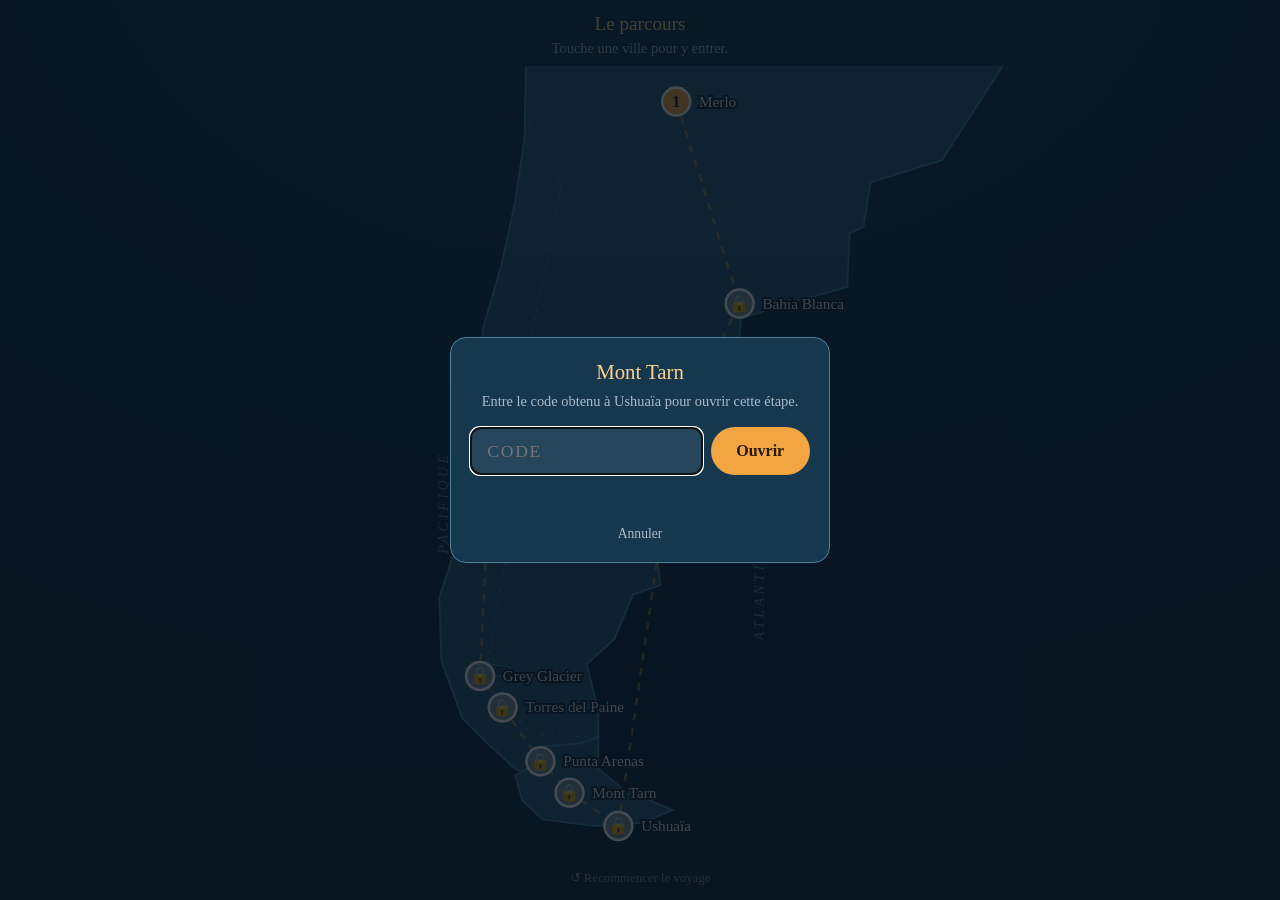
<file: etapes/mont-tarn.html>
<!DOCTYPE html>
<html lang="fr">

<head>
    <meta charset="UTF-8">
    <meta name="viewport" content="width=device-width, initial-scale=1, viewport-fit=cover">
    <title>Mont Tarn</title>
    <link rel="stylesheet" href="../css/style.css?v=2">
    <style>
        html,
        body {
            height: 100%;
        }

        body {
            overflow: hidden;
        }

        .pendu {
            height: 100dvh;
            max-width: 480px;
            width: 100%;
            margin: 0 auto;
            padding: max(.6rem, env(safe-area-inset-top)) 1rem max(clamp(1.2rem, 4dvh, 2.5rem), env(safe-area-inset-bottom));
            display: flex;
            flex-direction: column;
            gap: .5rem;
        }

        .entete {
            display: flex;
            justify-content: space-between;
            align-items: baseline;
        }

        .entete .retour {
            font-size: .9rem;
            text-decoration: none;
        }

        .entete .etape {
            font-size: .75rem;
            color: var(--muted);
        }

        h1 {
            margin: 0;
            font-size: 1.4rem;
        }

        .consigne {
            color: var(--muted);
            font-size: .85rem;
            line-height: 1.4;
            margin: 0;
            text-wrap: pretty;
        }

        .consigne strong {
            color: var(--accent-2);
            font-weight: normal;
        }

        /* --- Les trois mots --- */
        .zone-mots {
            flex: 1 1 0;
            min-height: 0;
            display: flex;
            flex-direction: column;
            justify-content: flex-start;
            gap: clamp(.8rem, 3dvh, 1.6rem);
            padding-top: clamp(.6rem, 4dvh, 2.5rem);
        }

        .mot .definition {
            font-size: .8rem;
            color: var(--muted);
            margin: 0 0 .3rem;
        }

        .mot .definition b {
            color: var(--accent);
            font-weight: normal;
            margin-right: .3rem;
        }

        .mot .cases {
            display: flex;
            gap: 3px;
        }

        .mot .case {
            flex: 1 1 0;
            max-width: 30px;
            height: 34px;
            display: flex;
            align-items: center;
            justify-content: center;
            border-bottom: 2px solid var(--land-stroke);
            font-size: 1.2rem;
            font-weight: bold;
        }

        .mot.trouve .case {
            color: var(--ok);
            border-bottom-color: var(--ok);
        }

        .mot .case.perdu {
            color: #ff8f8f;
        }

        .essais {
            display: flex;
            justify-content: space-between;
            align-items: center;
            font-size: .85rem;
            color: var(--muted);
            margin: 0;
        }

        .essais .ronds {
            letter-spacing: .25em;
            color: var(--accent);
        }

        /* --- Bas : clavier, ou fin de partie (même place) --- */
        #bas {
            position: relative;
            flex: 0 0 auto;
        }

        #clavier {
            display: flex;
            flex-direction: column;
            gap: 5px;
        }

        .rang {
            display: flex;
            gap: 4px;
            justify-content: center;
        }

        .touche {
            flex: 1 1 0;
            max-width: 34px;
            height: clamp(40px, 6dvh, 50px);
            border: 0;
            border-radius: 6px;
            background: var(--land);
            color: var(--text);
            font: bold .9rem Georgia;
            cursor: pointer;
            padding: 0;
            touch-action: manipulation;
        }

        .touche.bien {
            background: #2e9e5b;
        }

        .touche.absent {
            background: #12324a;
            color: #5f7a8c;
        }

        #bas.fini #clavier {
            visibility: hidden;
        }

        /* Ancré en bas : s'il est plus haut que le clavier, il s'étend vers le haut, dans l'espace libre */
        #fin {
            display: none;
            position: absolute;
            inset: auto 0 0 0;
            min-height: 100%;
            flex-direction: column;
            align-items: center;
            justify-content: center;
            text-align: center;
            gap: .5rem;
        }

        #bas.fini #fin {
            display: flex;
        }

        #fin p {
            margin: 0;
            font-size: .85rem;
            line-height: 1.4;
            text-wrap: balance;
        }

        #fin .adresse {
            font-size: 1rem;
            font-weight: bold;
            color: var(--accent-2);
            word-break: break-all;
        }

        #fin .adresse span {
            color: #e11f26;
        }

        #fin a.adresse {
            text-decoration: none;
        }

        #fin .reponse {
            margin: 0;
            width: 100%;
        }

        #fin .reponse input {
            min-width: 0;
            padding: .7rem .8rem;
            font-size: 1rem;
        }

        #fin .message {
            margin: 0;
            min-height: 1.1rem;
            font-size: .85rem;
        }

        #fin .code {
            margin: .2rem 0 .4rem;
        }
    </style>
</head>

<body>
    <main class="pendu">
        <div class="entete">
            <a class="retour" href="../index.html">← Carte</a>
            <span class="etape">Étape 5 sur 9</span>
        </div>
        <h1>Mont Tarn</h1>
        <p class="consigne">Trouve les trois mots en proposant des lettres. Mis bout à bout, ils forment une
            <strong>adresse</strong>… quelque part tout là‑haut.</p>

        <div class="zone-mots" id="mots"></div>

        <p class="essais" id="essais"></p>

        <div id="bas">
            <div id="clavier"></div>
            <div id="fin" class="code-obtenu">
                <p id="msgFin"></p>
                <div class="adresse" id="adresse"></div>
                <a class="bouton" id="lien" target="_blank" rel="noopener">Ouvrir dans what3words</a>
                <p id="aide" style="display:none"></p>
                <form class="reponse" id="form" style="display:none">
                    <input id="saisie" autocomplete="off" autocapitalize="characters" placeholder="Nom de la montagne">
                    <button class="bouton" type="submit">Valider</button>
                </form>
                <p class="message" id="msgNom"></p>
                <div class="code" id="code" style="display:none"></div>
                <a class="bouton" id="carte" href="../index.html" style="display:none">Retour à la carte</a>
                <button class="bouton" id="rejouer" type="button" style="display:none">Rejouer</button>
            </div>
        </div>
    </main>

    <script src="../js/common.js?v=2"></script>
    <script>
        const ID = "mont-tarn";
        garde(ID);

        // Adresse what3words du sommet ; le nom de la montagne affiché sur la carte est le code (DARWIN).
        const MOTS = [
            { mot: "TRANSLATEUR", def: "Relais qui retransmet les télégrammes" },
            { mot: "CHARISMATIQUE", def: "Qui a un ascendant naturel sur les autres" },
            { mot: "FÉROCE", def: "Sauvage et cruel, comme une bête" }
        ];
        // Lettre sans accent (É → E) : taper E révèle aussi les É
        const base = c => c.normalize("NFD")[0];
        const ERREURS_MAX = 7;
        const CLE_RESOLU = "patagonie.mont-tarn.resolu";

        const proposees = new Set();
        let erreurs = 0;
        let fini = false;

        // --- Mots ---
        const zone = document.getElementById("mots");
        const blocs = MOTS.map((m, i) => {
            const d = document.createElement("div");
            d.className = "mot";
            d.innerHTML = '<p class="definition"><b>' + (i + 1) + '.</b></p><div class="cases"></div>';
            d.querySelector(".definition").append(m.def + " (" + m.mot.length + " lettres)");
            const cases = d.querySelector(".cases");
            for (const ch of m.mot) {
                const c = document.createElement("div");
                c.className = "case";
                cases.appendChild(c);
            }
            zone.appendChild(d);
            return d;
        });

        // --- Clavier ---
        const RANGS = [
            ["A", "Z", "E", "R", "T", "Y", "U", "I", "O", "P"],
            ["Q", "S", "D", "F", "G", "H", "J", "K", "L", "M"],
            ["W", "X", "C", "V", "B", "N"]
        ];
        const clavier = document.getElementById("clavier");
        const touches = {};
        RANGS.forEach(rang => {
            const div = document.createElement("div");
            div.className = "rang";
            rang.forEach(ch => {
                const b = document.createElement("button");
                b.className = "touche";
                b.textContent = ch;
                b.onclick = () => proposer(ch);
                touches[ch] = b;
                div.appendChild(b);
            });
            clavier.appendChild(div);
        });

        document.addEventListener("keydown", e => {
            if (/^[a-zA-Z]$/.test(e.key)) proposer(e.key.toUpperCase());
        });

        const dansUnMot = ch => MOTS.some(m => [...m.mot].some(c => base(c) === ch));

        function proposer(ch) {
            if (fini || proposees.has(ch)) return;
            proposees.add(ch);
            if (dansUnMot(ch)) touches[ch].classList.add("bien");
            else { touches[ch].classList.add("absent"); erreurs++; }
            afficher();
            if (MOTS.every(m => [...m.mot].every(c => proposees.has(base(c))))) gagner();
            else if (erreurs >= ERREURS_MAX) perdre();
        }

        function afficher(toutReveler = false) {
            MOTS.forEach((m, i) => {
                const cases = blocs[i].querySelectorAll(".case");
                [...m.mot].forEach((ch, j) => {
                    const vu = proposees.has(base(ch));
                    cases[j].textContent = (vu || toutReveler) ? ch : "";
                    cases[j].classList.toggle("perdu", toutReveler && !vu);
                });
                blocs[i].classList.toggle("trouve", [...m.mot].every(c => proposees.has(base(c))));
            });
            const reste = ERREURS_MAX - erreurs;
            document.getElementById("essais").innerHTML =
                "<span>Encore " + reste + " erreur" + (reste > 1 ? "s" : "") + " avant le brouillard</span>" +
                '<span class="ronds">' + "●".repeat(reste) + "○".repeat(erreurs) + "</span>";
        }

        function adresse() {
            return MOTS.map(m => m.mot.toLowerCase()).join(".");
        }

        // Avancement de la fin, gardé si Julie quitte la page : "pendu" → "visite" (what3words ouvert) → "valide"
        const etat = () => localStorage.getItem(CLE_RESOLU);
        const changerEtat = e => { localStorage.setItem(CLE_RESOLU, e); montrerFin(); };
        const $ = id => document.getElementById(id);
        const montrer = (id, oui, mode = "block") => { $(id).style.display = oui ? mode : "none"; };

        function gagner() {
            fini = true;
            changerEtat("pendu");
        }

        function montrerFin() {
            MOTS.forEach(m => [...m.mot].forEach(c => proposees.add(base(c))));
            afficher();
            $("essais").style.visibility = "hidden";
            $("bas").classList.add("fini");
            const url = "https://what3words.com/" + encodeURI(adresse());
            $("lien").href = url;
            const e = etat();

            if (e === "valide") {
                $("msgFin").textContent = "Bien joué ! Note ce code, il ouvre " + etapeSuivante(ID).nom + " :";
                $("code").textContent = ETAPES[indexEtape(ID)].reponse;
                ["adresse", "lien", "aide", "form", "msgNom"].forEach(id => montrer(id, false));
                montrer("code", true, "inline-block");
                montrer("carte", true, "inline-block");
            } else if (e === "visite") {
                // De retour de what3words : l'adresse reste cliquable, on demande le nom
                $("msgFin").textContent = "Alors, où mène cette adresse ?";
                $("adresse").innerHTML = '<a class="adresse" href="' + url + '" target="_blank" rel="noopener"><span>///</span>' + adresse() + "</a>";
                montrer("lien", false);
                montrer("aide", false);
                montrer("form", true, "flex");
                montrer("msgNom", true);
            } else {
                $("msgFin").textContent = "Bien joué ! Va voir où mène cette adresse :";
                $("adresse").innerHTML = "<span>///</span>" + adresse();
                $("aide").textContent = "Le nom de la montagne sera ton code pour " + etapeSuivante(ID).nom + ".";
                montrer("aide", true);
                montrer("msgNom", false);
            }
        }

        // Le lien s'ouvre dans un nouvel onglet ; la page passe à la saisie du nom
        $("lien").addEventListener("click", () => setTimeout(() => changerEtat("visite"), 300));

        $("form").addEventListener("submit", ev => {
            ev.preventDefault();
            // « Monte Darwin » ou « Mont Darwin » (comme sur la carte) sont acceptés aussi
            const nom = normaliser($("saisie").value).replace(/^MONTE?/, "");
            if (estBonneReponse(ID, nom)) { $("saisie").blur(); marquerResolue(ID); changerEtat("valide"); }
            else {
                $("msgNom").textContent = "Ce n'est pas ça. Regarde bien le nom du sommet.";
                $("saisie").classList.remove("shake"); void $("saisie").offsetWidth; $("saisie").classList.add("shake");
            }
        });

        function perdre() {
            fini = true;
            afficher(); // on ne révèle pas les mots manquants : elle doit rejouer
            document.getElementById("essais").style.visibility = "hidden";
            document.getElementById("msgFin").textContent = "Le brouillard est tombé sur le Mont Tarn… Retente l'ascension !";
            document.getElementById("adresse").style.display = "none";
            document.getElementById("lien").style.display = "none";
            document.getElementById("rejouer").style.display = "inline-block";
            document.getElementById("bas").classList.add("fini");
        }

        document.getElementById("rejouer").onclick = () => location.reload();

        // Si Julie revient après être allée sur what3words, l'adresse l'attend directement.
        if (localStorage.getItem(CLE_RESOLU)) { fini = true; montrerFin(); }
        else afficher();
    </script>
</body>

</html>
</file>
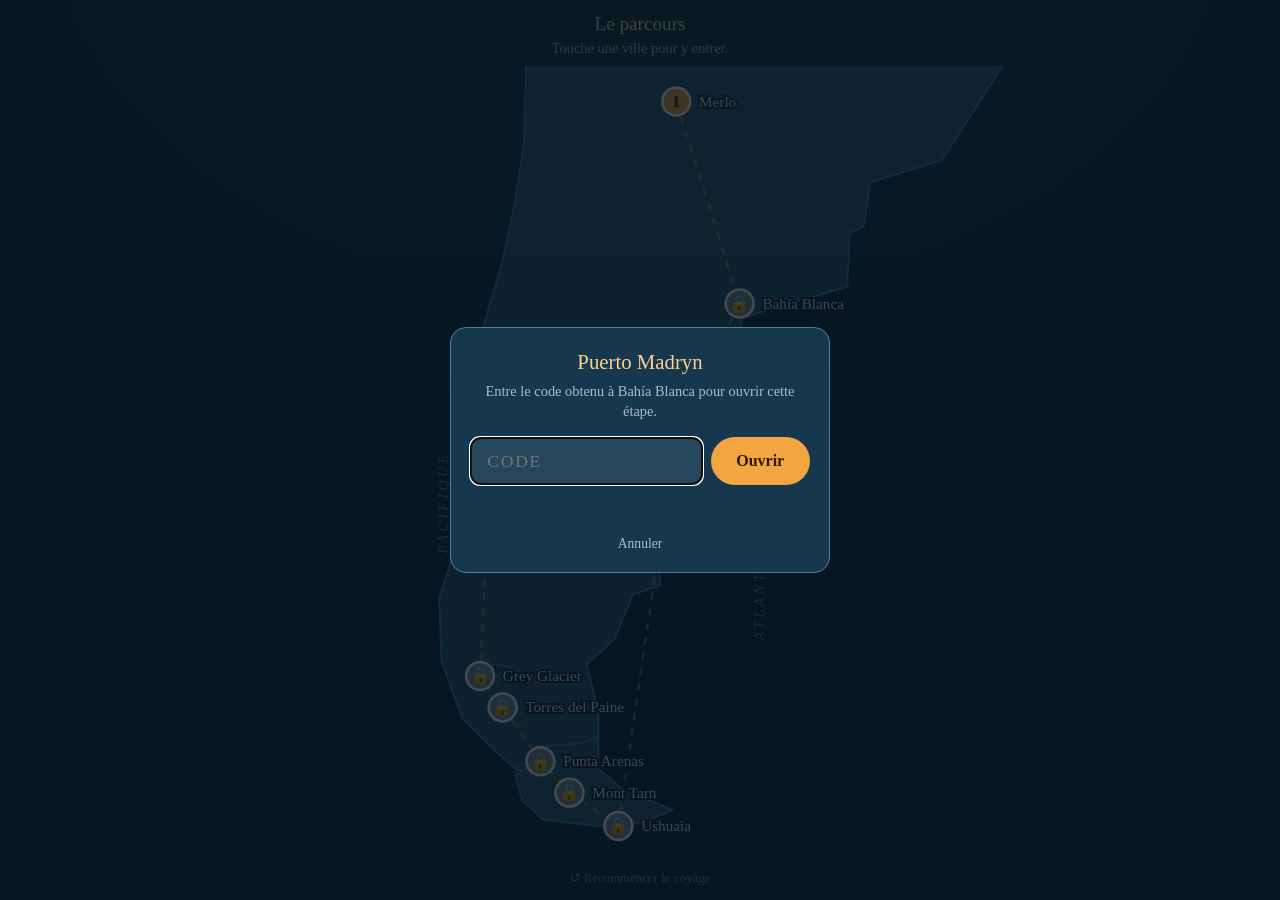
<file: etapes/puerto-madryn.html>
<!DOCTYPE html>
<html lang="fr">

<head>
    <meta charset="UTF-8">
    <meta name="viewport" content="width=device-width, initial-scale=1, viewport-fit=cover">
    <title>Puerto Madryn</title>
    <link rel="stylesheet" href="../css/style.css?v=2">
    <style>
        html,
        body {
            height: 100%;
        }

        body {
            overflow: hidden;
        }

        .queens {
            height: 100dvh;
            max-width: 480px;
            width: 100%;
            margin: 0 auto;
            padding: max(.6rem, env(safe-area-inset-top)) 1rem max(.8rem, env(safe-area-inset-bottom));
            display: flex;
            flex-direction: column;
            gap: .5rem;
        }

        .zone-grille {
            flex: 1 1 0;
            min-height: 0;
            display: flex;
            align-items: center;
            justify-content: center;
            container-type: size;
        }

        .entete {
            display: flex;
            justify-content: space-between;
            align-items: baseline;
        }

        .entete .retour {
            font-size: .9rem;
            text-decoration: none;
        }

        .entete .etape {
            font-size: .75rem;
            color: var(--muted);
        }

        h1 {
            margin: 0;
            font-size: 1.4rem;
        }

        .consigne {
            color: var(--muted);
            font-size: .85rem;
            line-height: 1.4;
            margin: 0;
        }

        .consigne strong {
            color: var(--accent-2);
            font-weight: normal;
        }

        /* --- Grille --- */
        #grille {
            display: grid;
            grid-template-columns: repeat(7, minmax(0, 1fr));
            grid-template-rows: repeat(7, minmax(0, 1fr));
            width: min(100cqw, 100cqh);
            height: min(100cqw, 100cqh);
            border: 3px solid #0b1f2d;
            border-radius: 6px;
            overflow: hidden;
            user-select: none;
            -webkit-user-select: none;
            touch-action: manipulation;
        }

        .case {
            position: relative;
            display: flex;
            align-items: center;
            justify-content: center;
            border: 0 solid #0b1f2d;
            box-shadow: inset 0 0 0 .5px rgba(11, 31, 45, .35);
            font-size: clamp(1.2rem, 7vw, 2rem);
            cursor: pointer;
            transition: background-color .4s, filter .4s;
        }

        .case.croix::after {
            content: "✕";
            font-size: .55em;
            color: rgba(11, 31, 45, .55);
        }

        .case.pion::after {
            content: "🐧";
        }

        .case.conflit {
            background-image: repeating-linear-gradient(45deg, rgba(200, 30, 30, .45) 0 4px, transparent 4px 9px);
        }

        /* Zones de couleur */
        .z0 { background-color: #e9a6a6; }
        .z1 { background-color: #f2cf86; }
        .z2 { background-color: #9fd3a8; }
        .z3 { background-color: #8ec5e8; }
        .z4 { background-color: #c3a6e6; }
        .z5 { background-color: #f0ad87; }
        .z6 { background-color: #b9c6cf; }

        /* Révélation des lettres */
        #grille.resolu .case {
            cursor: default;
            filter: saturate(.35) brightness(.55);
        }

        #grille.resolu .case.pion {
            filter: none;
        }

        #grille.lettres .case.pion::after {
            content: attr(data-lettre);
            font-weight: bold;
            color: #0b1f2d;
            animation: apparait .6s both;
        }

        @keyframes apparait {
            from { transform: rotateY(90deg); opacity: 0; }
            to { transform: rotateY(0); opacity: 1; }
        }

        .outils {
            display: flex;
            justify-content: space-between;
            align-items: center;
            gap: .5rem;
        }

        .outils .msg {
            font-size: .85rem;
            color: var(--muted);
            margin: 0;
        }

        .petit {
            background: none;
            border: 1px solid var(--muted);
            color: var(--text);
            border-radius: 999px;
            padding: .4rem .9rem;
            font: inherit;
            font-size: .85rem;
            cursor: pointer;
        }

        /* --- Bas : outils, puis le mot à trouver, puis le code (même place) --- */
        #bas {
            position: relative;
            flex: 0 0 auto;
        }

        /* Hauteur fixée dès l'apparition du mot : la grille ne bouge plus jusqu'à la fin */
        #bas.mot {
            height: 9.5rem;
        }

        #mot {
            display: none;
            height: 100%;
            flex-direction: column;
            justify-content: center;
        }

        #bas.mot #outils {
            display: none;
        }

        #bas.mot #mot {
            display: flex;
        }

        #mot .reponse input {
            min-width: 0;
        }

        #mot .message {
            text-align: center;
        }

        #bas.gagne #mot {
            visibility: hidden;
        }

        #gain {
            display: none;
            position: absolute;
            inset: 0;
            flex-direction: column;
            align-items: center;
            justify-content: center;
        }

        #bas.gagne #gain {
            display: flex;
        }

        #gain .code {
            margin: .3rem 0 .6rem;
        }
    </style>
</head>

<body>
    <main class="queens">
        <div class="entete">
            <a class="retour" href="../index.html">← Carte</a>
            <span class="etape">Étape 3 sur 9</span>
        </div>
        <h1>Puerto Madryn</h1>
        <p class="consigne" id="consigne">Place <strong>7 manchots</strong> : un par ligne, un par colonne et un par zone de
            couleur. Deux manchots ne se touchent jamais, même en diagonale.
            Touche une case une fois pour la barrer ✕, deux fois pour y poser un manchot.</p>

        <div class="zone-grille">
            <div id="grille"></div>
        </div>

        <div id="bas">
        <div class="outils" id="outils">
            <p class="msg" id="compteur">0 / 7 manchots</p>
            <button class="petit" id="effacer" type="button">Tout effacer</button>
        </div>

        <div id="mot">
            <form class="reponse" id="form">
                <input id="saisie" autocomplete="off" autocapitalize="characters" placeholder="Le mot">
                <button class="bouton" type="submit">Valider</button>
            </form>
            <p class="message" id="msgMot"></p>
        </div>

        <div class="code-obtenu" id="gain">
            <p id="prochaine"></p>
            <div class="code" id="code"></div>
            <a class="bouton" href="../index.html">Retour à la carte</a>
        </div>
        </div>
    </main>

    <script src="../js/common.js?v=2"></script>
    <script>
        const ID = "puerto-madryn";
        garde(ID);

        // Zones de couleur (une solution unique, trouvable sans tâtonner).
        const ZONES = [
            "1111100",
            "1111002",
            "4414322",
            "4444335",
            "4445555",
            "4665555",
            "4665555"
        ].map(l => [...l].map(Number));

        // Lettres cachées sous les manchots de la solution, ligne par ligne (anagramme de BALEINE).
        const LETTRES = { "0,5": "N", "1,2": "E", "2,6": "B", "3,4": "I", "4,0": "L", "5,3": "E", "6,1": "A" };

        const N = 7;
        const grille = document.getElementById("grille");
        const compteur = document.getElementById("compteur");
        const etat = Array.from({ length: N }, () => Array(N).fill(0)); // 0 vide, 1 croix, 2 manchot
        const cases = [];
        let resolu = false;

        const zone = (r, c) => (r >= 0 && r < N && c >= 0 && c < N) ? ZONES[r][c] : -1;

        for (let r = 0; r < N; r++) {
            cases.push([]);
            for (let c = 0; c < N; c++) {
                const k = document.createElement("div");
                k.className = "case z" + ZONES[r][c];
                // Bordures épaisses entre deux zones différentes
                const bord = (dr, dc) => zone(r + dr, c + dc) !== -1 && zone(r + dr, c + dc) !== ZONES[r][c] ? "2px" : "0";
                k.style.borderWidth = [bord(-1, 0), bord(0, 1), bord(1, 0), bord(0, -1)].join(" ");
                k.onclick = () => toucher(r, c);
                grille.appendChild(k);
                cases[r].push(k);
            }
        }

        function toucher(r, c) {
            if (resolu) return;
            etat[r][c] = (etat[r][c] + 1) % 3;
            afficher();
        }

        function pions() {
            const b = [];
            for (let r = 0; r < N; r++) for (let c = 0; c < N; c++) if (etat[r][c] === 2) b.push([r, c]);
            return b;
        }

        function enConflit(a, b) {
            return a[0] === b[0] || a[1] === b[1] || ZONES[a[0]][a[1]] === ZONES[b[0]][b[1]]
                || (Math.abs(a[0] - b[0]) <= 1 && Math.abs(a[1] - b[1]) <= 1);
        }

        function afficher() {
            const b = pions();
            const conflits = new Set();
            for (let i = 0; i < b.length; i++)
                for (let j = i + 1; j < b.length; j++)
                    if (enConflit(b[i], b[j])) { conflits.add(b[i].join()); conflits.add(b[j].join()); }

            for (let r = 0; r < N; r++) for (let c = 0; c < N; c++) {
                const k = cases[r][c];
                k.classList.toggle("croix", etat[r][c] === 1);
                k.classList.toggle("pion", etat[r][c] === 2);
                k.classList.toggle("conflit", conflits.has(r + "," + c));
            }
            compteur.textContent = b.length + " / 7 manchot" + (b.length > 1 ? "s" : "");

            if (b.length === N && conflits.size === 0) terminerGrille(b);
        }

        function terminerGrille(b) {
            resolu = true;
            b.forEach(([r, c]) => cases[r][c].dataset.lettre = LETTRES[r + "," + c]);
            for (let r = 0; r < N; r++) for (let c = 0; c < N; c++) if (etat[r][c] === 1) etat[r][c] = 0;
            cases.flat().forEach(k => k.classList.remove("croix"));
            grille.classList.add("resolu");
            compteur.textContent = "Tous les manchots sont à leur place !";
            document.getElementById("effacer").style.display = "none";
            setTimeout(() => {
                grille.classList.add("lettres");
                const consigne = document.getElementById("consigne");
                consigne.style.minHeight = consigne.offsetHeight + "px";
                consigne.innerHTML = "Tous les manchots sont à leur place ! Ils ont plongé et laissé des " +
                    "lettres derrière eux : remets-les dans l'ordre pour trouver le mot.";
                document.getElementById("bas").classList.add("mot");
            }, 1200);
        }

        document.getElementById("effacer").onclick = () => {
            if (!confirm("Effacer toute la grille ?")) return;
            etat.forEach(l => l.fill(0));
            afficher();
        };

        document.getElementById("form").addEventListener("submit", e => {
            e.preventDefault();
            const m = document.getElementById("msgMot");
            const saisie = document.getElementById("saisie");
            if (estBonneReponse(ID, saisie.value)) {
                marquerResolue(ID);
                saisie.blur();
                document.getElementById("code").textContent = ETAPES[indexEtape(ID)].reponse;
                document.getElementById("prochaine").textContent = "Bravo ! Note bien ce code, il ouvre " + etapeSuivante(ID).nom + " :";
                document.getElementById("bas").classList.add("gagne");
            } else {
                m.textContent = "Ce n'est pas ça. Toutes les lettres doivent servir.";
                saisie.classList.remove("shake"); void saisie.offsetWidth; saisie.classList.add("shake");
            }
        });
    </script>
</body>

</html>
</file>
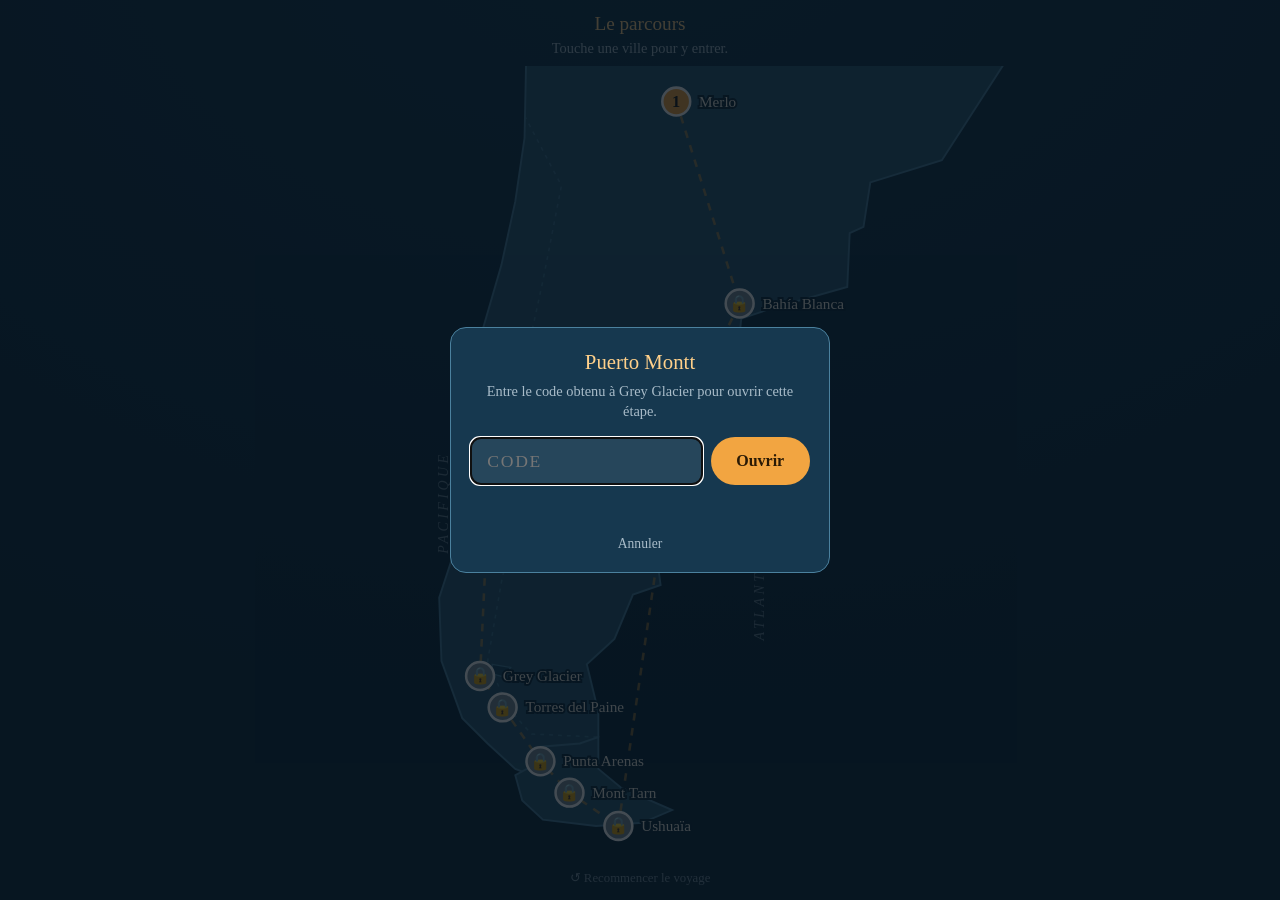
<file: etapes/puerto-montt.html>
<!DOCTYPE html>
<html lang="fr">

<head>
    <meta charset="UTF-8">
    <meta name="viewport" content="width=device-width, initial-scale=1, viewport-fit=cover">
    <title>Puerto Montt</title>
    <link rel="stylesheet" href="../css/style.css?v=2">
    <style>
        html,
        body {
            height: 100%;
        }

        body {
            overflow: hidden;
        }

        .taquin {
            height: 100dvh;
            max-width: 480px;
            width: 100%;
            margin: 0 auto;
            padding: max(.6rem, env(safe-area-inset-top)) 1rem max(clamp(1.2rem, 4dvh, 2.5rem), env(safe-area-inset-bottom));
            display: flex;
            flex-direction: column;
            gap: .5rem;
        }

        .entete {
            display: flex;
            justify-content: space-between;
            align-items: baseline;
        }

        .entete .retour {
            font-size: .9rem;
            text-decoration: none;
        }

        .entete .etape {
            font-size: .75rem;
            color: var(--muted);
        }

        h1 {
            margin: 0;
            font-size: 1.4rem;
        }

        .consigne {
            color: var(--muted);
            font-size: .85rem;
            line-height: 1.4;
            margin: 0;
        }

        /* --- Plateau carré, aussi grand que possible --- */
        .zone-plateau {
            flex: 1 1 0;
            min-height: 0;
            display: flex;
            align-items: center;
            justify-content: center;
            container-type: size;
        }

        #plateau {
            --cote: min(100cqw, 100cqh);
            position: relative;
            width: var(--cote);
            height: var(--cote);
            border-radius: 10px;
            background: rgba(255, 255, 255, .06);
            overflow: hidden;
        }

        .piece {
            position: absolute;
            width: calc(var(--cote) / 3);
            height: calc(var(--cote) / 3);
            background-image: url("../img/puerto-montt.jpg");
            background-size: var(--cote) var(--cote);
            box-shadow: inset 0 0 0 1.5px rgba(15, 42, 61, .9);
            border-radius: 6px;
            transition: left .18s ease, top .18s ease, border-radius .6s, box-shadow .6s;
            cursor: pointer;
            touch-action: manipulation;
        }

        #plateau.resolu .piece {
            box-shadow: none;
            border-radius: 0;
            cursor: default;
        }

        /* La pièce manquante apparaît à la fin */
        .piece.derniere {
            opacity: 0;
            transition: opacity .8s;
        }

        #plateau.resolu .piece.derniere {
            opacity: 1;
        }

        /* --- Bas : compteur, puis la phrase finale (même place) --- */
        #bas {
            position: relative;
            flex: 0 0 auto;
            height: 8.5rem;
        }

        #outils {
            height: 100%;
            display: flex;
            flex-direction: column;
            align-items: center;
            justify-content: center;
            gap: .6rem;
        }

        #outils p {
            margin: 0;
            font-size: .85rem;
            color: var(--muted);
        }

        .petit {
            background: none;
            border: 1px solid var(--muted);
            color: var(--text);
            border-radius: 999px;
            padding: .4rem .9rem;
            font: inherit;
            font-size: .85rem;
            cursor: pointer;
        }

        #bas.fini #outils {
            display: none;
        }

        #fin {
            display: none;
            height: 100%;
            flex-direction: column;
            align-items: center;
            justify-content: center;
            text-align: center;
            gap: .9rem;
        }

        #bas.fini #fin {
            display: flex;
            animation: apparait 1.2s both;
        }

        @keyframes apparait {
            from { opacity: 0; transform: translateY(8px); }
            to { opacity: 1; transform: none; }
        }

        #phrase {
            margin: 0;
            font-size: 1.15rem;
            font-style: italic;
            line-height: 1.4;
            color: var(--accent-2);
            text-wrap: balance;
        }
    </style>
</head>

<body>
    <main class="taquin">
        <div class="entete">
            <a class="retour" href="../index.html">← Carte</a>
            <span class="etape">Étape 9 sur 9</span>
        </div>
        <h1>Puerto Montt</h1>
        <p class="consigne" id="consigne">Dernière étape ! Remets l'image dans l'ordre : touche une pièce voisine de
            la case vide pour la faire glisser.</p>

        <div class="zone-plateau">
            <div id="plateau"></div>
        </div>

        <div id="bas">
            <div id="outils">
                <p id="compteur">0 coup</p>
                <button class="petit" id="melanger" type="button">Mélanger à nouveau</button>
            </div>
            <div id="fin">
                <p id="phrase"></p>
                <!-- Itinéraire Google Maps (ouvre l'app sur iPhone si elle est installée) -->
                <a class="bouton" id="yaller" target="_blank" rel="noopener"
                    href="https://www.google.com/maps/dir/?api=1&amp;origin=8%20rue%20des%20Roquios%2C%20Nantes&amp;waypoints=5%20rue%20de%20la%20Haute-Clairi%C3%A8re%2C%20Bouguenais&amp;destination=Bistrot%20Delorme%2C%20Nantes">Y aller</a>
            </div>
        </div>
    </main>

    <script src="../js/common.js?v=2"></script>
    <script>
        const ID = "puerto-montt";
        garde(ID);

        // === Phrase finale, révélée quand l'image est reconstituée ===
        const PHRASE = "Nous sommes partis ce matin de Merlo et ce soir nous dînerons à Delorme";

        const N = 3;
        const plateau = document.getElementById("plateau");
        const compteur = document.getElementById("compteur");
        // pos[i] = case (0..8) où se trouve la pièce i ; la pièce 8 est la case vide
        let pos = [...Array(N * N).keys()];
        let coups = 0;
        let resolu = false;

        const pieces = pos.map(i => {
            const p = document.createElement("div");
            p.className = "piece" + (i === N * N - 1 ? " derniere" : "");
            // Morceau d'image de la pièce, d'après sa place dans l'image finale
            p.style.backgroundPosition = (i % N) * 50 + "% " + Math.floor(i / N) * 50 + "%";
            p.onclick = () => bouger(i);
            plateau.appendChild(p);
            return p;
        });
        const VIDE = N * N - 1;

        function placer() {
            pieces.forEach((p, i) => {
                p.style.left = "calc(var(--cote) / 3 * " + (pos[i] % N) + ")";
                p.style.top = "calc(var(--cote) / 3 * " + Math.floor(pos[i] / N) + ")";
            });
        }

        const voisines = (a, b) => {
            const [ra, ca, rb, cb] = [Math.floor(a / N), a % N, Math.floor(b / N), b % N];
            return Math.abs(ra - rb) + Math.abs(ca - cb) === 1;
        };

        function bouger(i, compter = true) {
            if (resolu || i === VIDE || !voisines(pos[i], pos[VIDE])) return false;
            [pos[i], pos[VIDE]] = [pos[VIDE], pos[i]];
            if (compter) {
                coups++;
                compteur.textContent = coups + " coup" + (coups > 1 ? "s" : "");
                placer();
                if (pos.every((p, k) => p === k)) terminer();
            }
            return true;
        }

        // Mélange par coups au hasard depuis l'image résolue : toujours faisable
        function melanger() {
            pos = [...Array(N * N).keys()];
            let precedent = -1;
            do {
                for (let n = 0; n < 120; n++) {
                    const choix = pos.map((_, i) => i).filter(i => i !== VIDE && i !== precedent && voisines(pos[i], pos[VIDE]));
                    precedent = choix[Math.floor(Math.random() * choix.length)];
                    bouger(precedent, false);
                }
            } while (pos.filter((p, k) => p === k).length > 2); // au moins 7 pièces mal placées
            coups = 0;
            compteur.textContent = "0 coup";
            placer();
        }

        function terminer() {
            resolu = true;
            marquerResolue(ID);
            plateau.classList.add("resolu");
            const consigne = document.getElementById("consigne");
            consigne.style.minHeight = consigne.offsetHeight + "px"; // l'image ne doit pas bouger
            consigne.textContent = "Sentados frente al mar, Puerto Montt.";
            document.getElementById("phrase").textContent = PHRASE;
            setTimeout(() => document.getElementById("bas").classList.add("fini"), 900);
        }

        document.getElementById("melanger").onclick = melanger;
        melanger();
    </script>
</body>

</html>
</file>
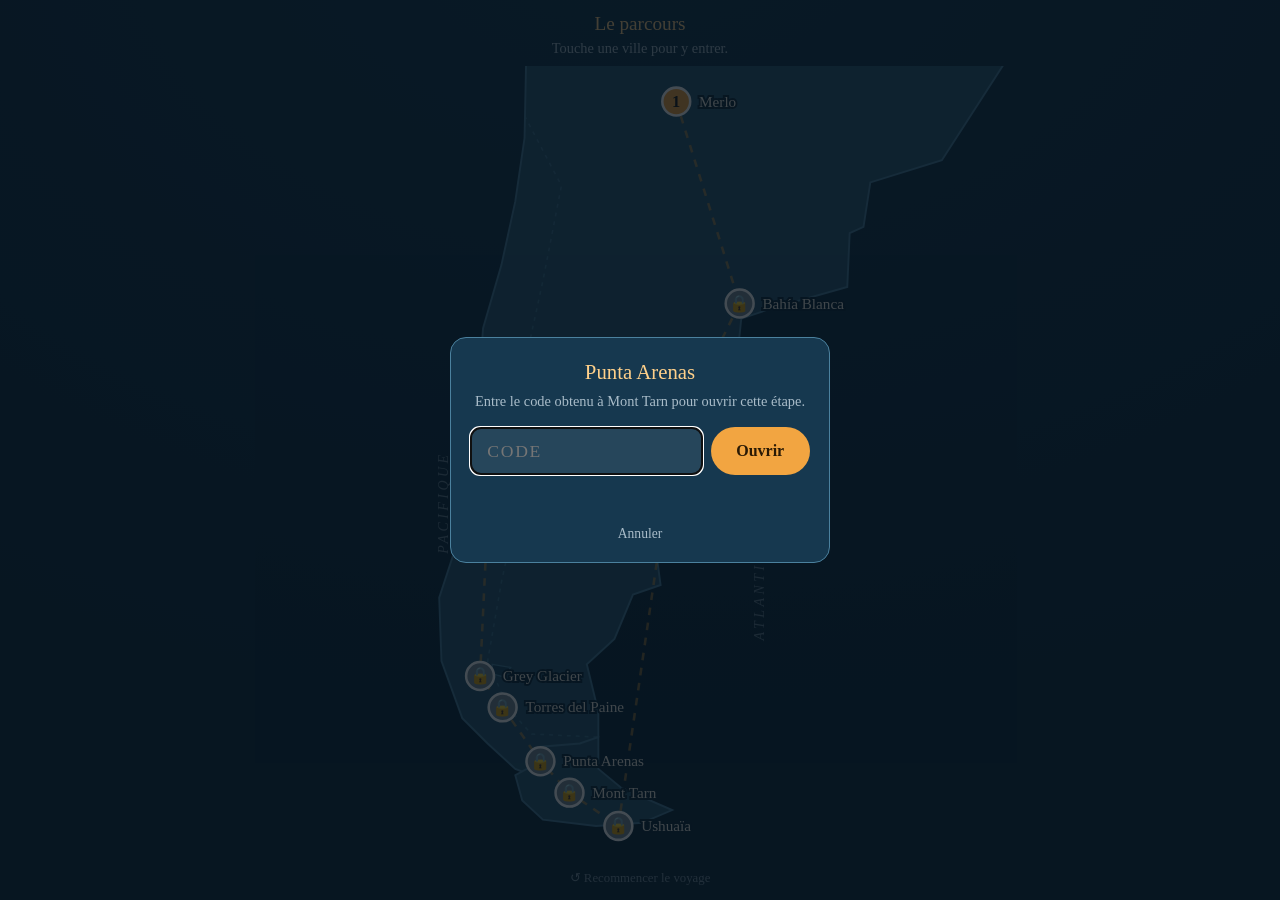
<file: etapes/punta-arenas.html>
<!DOCTYPE html>
<html lang="fr">

<head>
    <meta charset="UTF-8">
    <meta name="viewport" content="width=device-width, initial-scale=1, viewport-fit=cover">
    <title>Punta Arenas</title>
    <link rel="stylesheet" href="../css/style.css?v=2">
    <style>
        html,
        body {
            height: 100%;
        }

        body {
            overflow: hidden;
        }

        .master {
            height: 100dvh;
            max-width: 480px;
            width: 100%;
            margin: 0 auto;
            padding: max(.6rem, env(safe-area-inset-top)) 1rem max(clamp(1.2rem, 4dvh, 2.5rem), env(safe-area-inset-bottom));
            display: flex;
            flex-direction: column;
            gap: .5rem;
        }

        .entete {
            display: flex;
            justify-content: space-between;
            align-items: baseline;
        }

        .entete .retour {
            font-size: .9rem;
            text-decoration: none;
        }

        .entete .etape {
            font-size: .75rem;
            color: var(--muted);
        }

        h1 {
            margin: 0;
            font-size: 1.4rem;
        }

        .consigne {
            color: var(--muted);
            font-size: .85rem;
            line-height: 1.4;
            margin: 0;
            text-wrap: pretty;
        }

        .consigne strong {
            color: var(--accent-2);
            font-weight: normal;
        }

        /* --- Plateau : les lignes se partagent la hauteur disponible --- */
        .zone-plateau {
            flex: 1 1 0;
            min-height: 0;
            display: flex;
            justify-content: center;
        }

        #plateau {
            display: grid;
            grid-template-rows: repeat(8, 1fr);
            gap: 4px;
            height: 100%;
            width: min(100%, 300px);
        }

        .ligne {
            display: flex;
            align-items: center;
            gap: 10px;
            padding: 0 8px;
            border-radius: 10px;
            min-height: 0;
        }

        .ligne.active {
            background: rgba(255, 255, 255, .07);
        }

        .ligne .num {
            width: 1.2em;
            font-size: .75rem;
            color: var(--muted);
            text-align: right;
        }

        .pions {
            display: flex;
            gap: 8px;
            flex: 1;
            justify-content: center;
            height: 100%;
            align-items: center;
        }

        .pion {
            height: min(30px, 80%);
            aspect-ratio: 1;
            border-radius: 50%;
            border: 2px dashed var(--land-stroke);
            display: flex;
            align-items: center;
            justify-content: center;
            font-weight: bold;
            color: #0b1f2d;
        }

        .pion.plein {
            border: 2px solid rgba(0, 0, 0, .25);
        }

        .ligne.active .pion {
            cursor: pointer;
        }

        /* Résultat d'un essai : 4 petits ronds en carré */
        .indices {
            display: grid;
            grid-template-columns: repeat(2, 9px);
            gap: 3px;
        }

        .indices span {
            width: 9px;
            height: 9px;
            border-radius: 50%;
            border: 1px solid rgba(255, 255, 255, .15);
        }

        .indices .bien {
            background: var(--ok);
            border-color: var(--ok);
        }

        .indices .mal {
            border: 2px solid var(--text);
        }

        /* Couleurs (index = chiffre caché) */
        .c0 { background: #e5534b; }
        .c1 { background: #f2c14e; }
        .c2 { background: #57b86b; }
        .c3 { background: #4aa3df; }
        .c4 { background: #a87fd6; }
        .c5 { background: #f1ece1; }

        .pion.chiffre {
            animation: retourne .6s both;
            font-size: 1rem;
        }

        @keyframes retourne {
            from { transform: rotateY(90deg); }
            to { transform: rotateY(0); }
        }

        /* --- Bas : palette, ou fin de partie (même place) --- */
        #bas {
            position: relative;
            flex: 0 0 auto;
        }

        #commandes {
            display: flex;
            flex-direction: column;
            gap: .5rem;
        }

        .msg {
            min-height: 1.1rem;
            margin: 0;
            text-align: center;
            font-size: .85rem;
            color: var(--accent-2);
        }

        #palette {
            display: flex;
            justify-content: center;
            gap: 10px;
        }

        #palette button {
            width: clamp(40px, 6dvh, 48px);
            aspect-ratio: 1;
            border-radius: 50%;
            border: 2px solid rgba(0, 0, 0, .3);
            cursor: pointer;
            padding: 0;
            touch-action: manipulation;
        }

        .actions {
            display: flex;
            gap: .6rem;
            justify-content: center;
        }

        .actions button {
            flex: 1;
            max-width: 150px;
            padding: .7rem 0;
        }

        .bouton.secondaire {
            border-radius: 999px;
            font: inherit;
            font-weight: bold;
            cursor: pointer;
        }

        #bas.fini #commandes {
            visibility: hidden;
        }

        #fin {
            display: none;
            position: absolute;
            inset: 0;
            flex-direction: column;
            align-items: center;
            justify-content: center;
            text-align: center;
        }

        #bas.fini #fin {
            display: flex;
        }

        #fin p {
            margin: 0;
            font-size: .85rem;
        }

        #fin .code {
            margin: .3rem 0 .5rem;
        }

        /* Défaite : un peu d'air entre le message et le bouton */
        #rejouer {
            margin-top: .9rem;
        }
    </style>
</head>

<body>
    <main class="master">
        <div class="entete">
            <a class="retour" href="../index.html">← Carte</a>
            <span class="etape">Étape 6 sur 9</span>
        </div>
        <h1>Punta Arenas</h1>
        <p class="consigne">Trouve la combinaison de <strong>4 couleurs</strong>, chacune utilisée une seule fois,
            en 8 essais. Après chaque essai, <span style="color:var(--ok)">●</span> = bonne couleur bien placée,
            ○ = bonne couleur mal placée.</p>

        <div class="zone-plateau">
            <div id="plateau"></div>
        </div>

        <div id="bas">
            <div id="commandes">
                <p class="msg" id="msg"></p>
                <div id="palette"></div>
                <div class="actions">
                    <button class="bouton secondaire" id="effacer" type="button">Effacer</button>
                    <button class="bouton" id="valider" type="button">Valider</button>
                </div>
            </div>
            <div id="fin" class="code-obtenu">
                <p class="msg" id="msgFin"></p>
                <div class="code" id="code"></div>
                <a class="bouton" id="carte" href="../index.html">Retour à la carte</a>
                <button class="bouton" id="rejouer" type="button" style="display:none">Rejouer</button>
            </div>
        </div>
    </main>

    <script src="../js/common.js?v=2"></script>
    <script>
        const ID = "punta-arenas";
        garde(ID);

        // Chaque couleur cache le chiffre de son index (c0 = 0 … c5 = 5).
        // La combinaison est le code de l'étape : 1520 → jaune, blanc, vert, rouge.
        const SECRET = [...ETAPES[indexEtape(ID)].reponse].map(Number);
        const NB_COULEURS = 6, LONG = 4, ESSAIS = 8;
        const NOMS = ["rouge", "jaune", "vert", "bleu", "violet", "blanc"];

        const plateau = document.getElementById("plateau");
        const msg = document.getElementById("msg");
        const lignes = [];
        let essai = 0;
        let courant = [];
        let fini = false;

        for (let r = 0; r < ESSAIS; r++) {
            const l = document.createElement("div");
            l.className = "ligne";
            l.innerHTML = '<span class="num">' + (r + 1) + '</span><div class="pions"></div><div class="indices"></div>';
            const pions = l.querySelector(".pions");
            for (let i = 0; i < LONG; i++) {
                const p = document.createElement("div");
                p.className = "pion";
                p.onclick = () => retirer(r, i);
                pions.appendChild(p);
            }
            const ind = l.querySelector(".indices");
            for (let i = 0; i < LONG; i++) ind.appendChild(document.createElement("span"));
            plateau.appendChild(l);
            lignes.push(l);
        }

        const palette = document.getElementById("palette");
        for (let c = 0; c < NB_COULEURS; c++) {
            const b = document.createElement("button");
            b.className = "c" + c;
            b.setAttribute("aria-label", NOMS[c]);
            b.onclick = () => ajouter(c);
            palette.appendChild(b);
        }

        function ajouter(c) {
            if (fini) return;
            msg.textContent = "";
            if (courant.includes(c)) { msg.textContent = "Chaque couleur ne sert qu'une fois."; return; }
            const trou = courant.indexOf(undefined);
            if (trou >= 0) courant[trou] = c;
            else if (courant.length < LONG) courant.push(c);
            afficher();
        }

        function retirer(r, i) {
            if (fini || r !== essai) return;
            courant[i] = undefined;
            afficher();
        }

        function afficher() {
            lignes.forEach((l, r) => l.classList.toggle("active", r === essai && !fini));
            if (essai >= ESSAIS) return; // plus de ligne à remplir
            const pions = lignes[essai].querySelectorAll(".pion");
            pions.forEach((p, i) => {
                const c = courant[i];
                p.className = "pion" + (c !== undefined ? " plein c" + c : "");
            });
        }

        document.getElementById("effacer").onclick = () => { if (!fini) { courant = []; msg.textContent = ""; afficher(); } };

        document.getElementById("valider").onclick = () => {
            if (fini) return;
            const prop = [...courant];
            if (prop.length < LONG || prop.includes(undefined)) { msg.textContent = "Il faut 4 couleurs."; return; }

            let bien = 0, mal = 0;
            prop.forEach((c, i) => { if (c === SECRET[i]) bien++; else if (SECRET.includes(c)) mal++; });
            const ind = lignes[essai].querySelectorAll(".indices span");
            for (let i = 0; i < LONG; i++) ind[i].className = i < bien ? "bien" : i < bien + mal ? "mal" : "";

            if (bien === LONG) { gagner(); return; }
            essai++;
            courant = [];
            if (essai >= ESSAIS) { perdre(); return; }
            afficher();
        };

        function gagner() {
            fini = true;
            marquerResolue(ID);
            afficher();
            const pions = lignes[essai].querySelectorAll(".pion");
            pions.forEach((p, i) => setTimeout(() => {
                p.textContent = SECRET[i];
                p.classList.add("chiffre");
            }, 400 + i * 250));
            // La consigne laisse place à l'explication ; le bas ne garde que le code
            const consigne = document.querySelector(".consigne");
            consigne.style.minHeight = consigne.offsetHeight + "px"; // le plateau ne doit pas bouger
            setTimeout(() => consigne.innerHTML =
                "Chaque couleur cachait un chiffre : <strong>" + SECRET.join("") +
                "</strong>, l'année où Magellan a franchi le détroit qui borde Punta Arenas. " +
                "C'est ton code pour " + etapeSuivante(ID).nom + " :", 1400);
            document.getElementById("msgFin").style.display = "none";
            document.getElementById("code").textContent = SECRET.join("");
            setTimeout(() => document.getElementById("bas").classList.add("fini"), 1600);
        }

        function perdre() {
            fini = true;
            afficher();
            document.getElementById("msgFin").textContent = "Plus d'essais… Retente ta chance !";
            document.getElementById("code").style.display = "none";
            document.getElementById("carte").style.display = "none";
            document.getElementById("rejouer").style.display = "inline-block";
            document.getElementById("bas").classList.add("fini");
        }

        document.getElementById("rejouer").onclick = () => location.reload();

        afficher();
    </script>
</body>

</html>
</file>
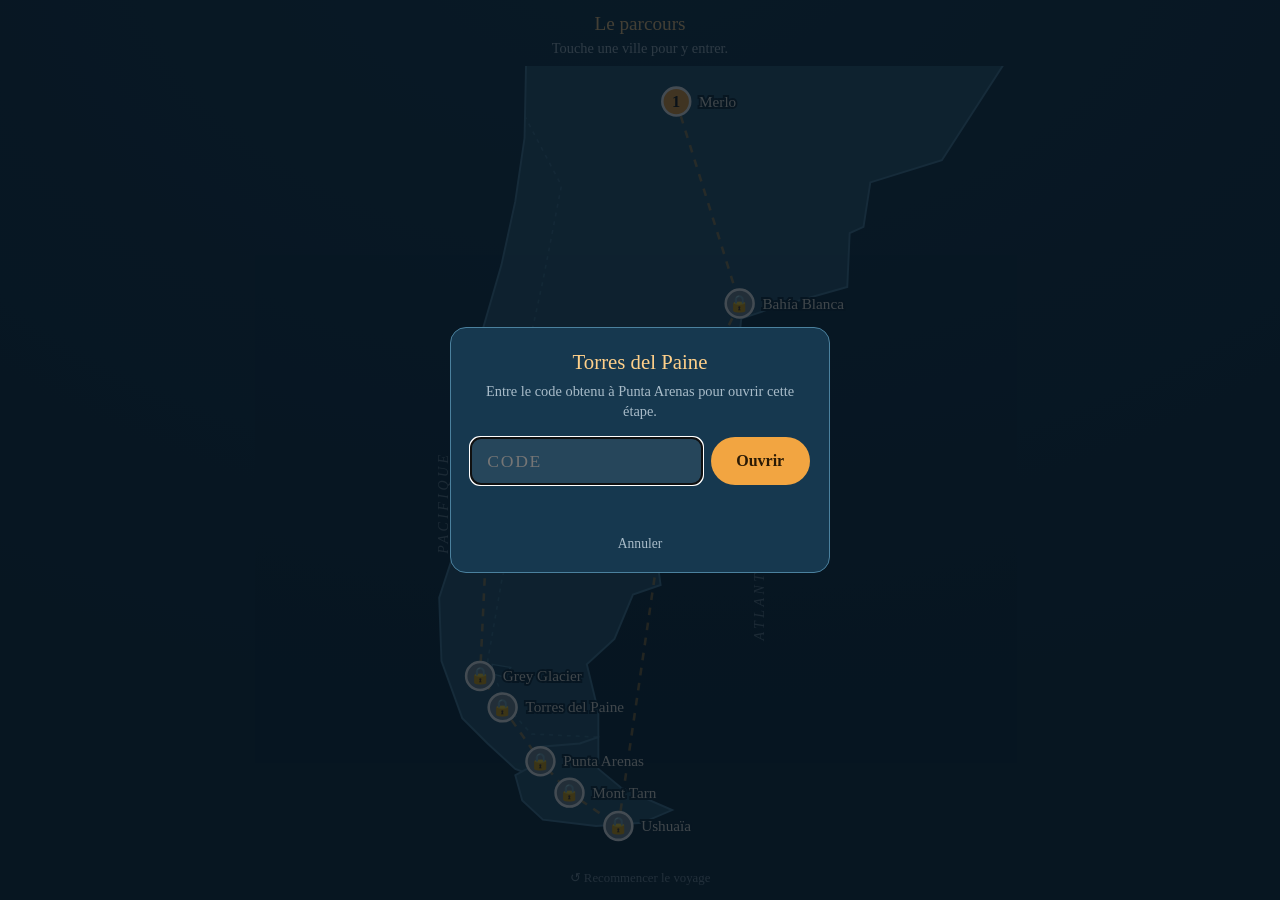
<file: etapes/torres-del-paine.html>
<!DOCTYPE html>
<html lang="fr">

<head>
    <meta charset="UTF-8">
    <meta name="viewport" content="width=device-width, initial-scale=1, viewport-fit=cover">
    <title>Torres del Paine</title>
    <link rel="stylesheet" href="../css/style.css?v=2">
    <style>
        html,
        body {
            height: 100%;
        }

        body {
            overflow: hidden;
        }

        .nono {
            height: 100dvh;
            max-width: 480px;
            width: 100%;
            margin: 0 auto;
            padding: max(.6rem, env(safe-area-inset-top)) 1rem max(clamp(1.2rem, 4dvh, 2.5rem), env(safe-area-inset-bottom));
            display: flex;
            flex-direction: column;
            gap: .5rem;
        }

        .entete {
            display: flex;
            justify-content: space-between;
            align-items: baseline;
        }

        .entete .retour {
            font-size: .9rem;
            text-decoration: none;
        }

        .entete .etape {
            font-size: .75rem;
            color: var(--muted);
        }

        h1 {
            margin: 0;
            font-size: 1.4rem;
        }

        .consigne {
            color: var(--muted);
            font-size: .85rem;
            line-height: 1.4;
            margin: 0;
        }

        .consigne strong {
            color: var(--accent-2);
            font-weight: normal;
        }

        /* --- Grille : la taille d'une case est la plus grande qui tient --- */
        .zone-grille {
            flex: 1 1 0;
            min-height: 0;
            display: flex;
            align-items: center;
            justify-content: center;
            container-type: size;
        }

        #grille {
            --indG: 66px;
            /* largeur des indices de ligne */
            --indH: 34px;
            /* hauteur des indices de colonne */
            --cell: min(calc((100cqw - var(--indG)) / 10), calc((100cqh - var(--indH)) / 10));
            display: grid;
            grid-template-columns: var(--indG) repeat(10, var(--cell));
            grid-template-rows: var(--indH) repeat(10, var(--cell));
            user-select: none;
            -webkit-user-select: none;
            touch-action: none;
            transition: transform .8s ease;
        }

        /* Les indices de gauche s'effacent : on recentre le dessin */
        #grille.resolu {
            transform: translateX(calc(var(--indG) / -2));
        }

        .ind {
            display: flex;
            font: .72rem ui-monospace, Menlo, monospace;
            color: var(--accent-2);
            transition: opacity .3s;
        }

        .ind.col {
            flex-direction: column;
            justify-content: flex-end;
            align-items: center;
            padding-bottom: 3px;
            line-height: 1.15;
        }

        .ind.lig {
            justify-content: flex-end;
            align-items: center;
            gap: 5px;
            padding-right: 6px;
        }

        .ind.ok {
            opacity: .3;
        }

        .case {
            border-right: 1px solid rgba(169, 188, 201, .2);
            border-bottom: 1px solid rgba(169, 188, 201, .2);
            background: rgba(255, 255, 255, .05);
            display: flex;
            align-items: center;
            justify-content: center;
            font-size: calc(var(--cell) * .5);
            color: var(--muted);
            transition: background-color .5s;
        }

        /* Traits plus marqués toutes les 5 cases */
        .case.c4 {
            border-right-color: rgba(169, 188, 201, .55);
        }

        .case.r4 {
            border-bottom-color: rgba(169, 188, 201, .55);
        }

        .case.c0 {
            border-left: 1px solid rgba(169, 188, 201, .55);
        }

        .case.r0 {
            border-top: 1px solid rgba(169, 188, 201, .55);
        }

        .case.c9 {
            border-right-color: rgba(169, 188, 201, .55);
        }

        .case.r9 {
            border-bottom-color: rgba(169, 188, 201, .55);
        }

        .case.plein {
            background: var(--text);
        }

        .case.croix::after {
            content: "✕";
        }

        /* Révélation : granit et lac */
        #grille.resolu .case {
            border-color: transparent;
            background: transparent;
        }

        #grille.resolu .case.plein {
            background: #b9b2a6;
        }

        #grille.resolu .case.plein.lac {
            background: #4aa3df;
        }

        #grille.resolu .case.croix::after {
            content: "";
        }

        #grille.resolu .ind {
            opacity: 0;
        }

        /* --- Bas : hauteur fixe, outils puis code en fin de partie --- */
        #bas {
            position: relative;
            flex: 0 0 auto;
            height: 8.5rem;
        }

        #outils {
            height: 100%;
            display: flex;
            flex-direction: column;
            align-items: center;
            justify-content: center;
            gap: .6rem;
        }

        #outils p {
            margin: 0;
            font-size: .8rem;
            color: var(--muted);
            text-align: center;
            text-wrap: balance;
        }

        .petit {
            background: none;
            border: 1px solid var(--muted);
            color: var(--text);
            border-radius: 999px;
            padding: .4rem .9rem;
            font: inherit;
            font-size: .85rem;
            cursor: pointer;
        }

        #bas.fini #outils {
            visibility: hidden;
        }

        #fin {
            display: none;
            position: absolute;
            inset: 0;
            flex-direction: column;
            align-items: center;
            justify-content: center;
            text-align: center;
        }

        #bas.fini #fin {
            display: flex;
        }

        #fin p {
            margin: 0;
            font-size: .85rem;
        }

        #fin .code {
            margin: .3rem 0 .5rem;
        }
    </style>
</head>

<body>
    <main class="nono">
        <div class="entete">
            <a class="retour" href="../index.html">← Carte</a>
            <span class="etape">Étape 7 sur 9</span>
        </div>
        <h1>Torres del Paine</h1>
        <p class="consigne" id="consigne">Noircis les cases pour faire apparaître un dessin. Les chiffres donnent,
            dans l'ordre, la longueur des blocs de cases noires de chaque ligne et colonne : <strong>3 1</strong> =
            3 cases noires, au moins une case blanche, puis 1 case noire.</p>

        <div class="zone-grille">
            <div id="grille"></div>
        </div>

        <div id="bas">
            <div id="outils">
                <p>Touche une case une fois pour la noircir, deux fois pour la barrer ✕.<br>Tu peux glisser le doigt
                    pour en remplir plusieurs.</p>
                <button class="petit" id="effacer" type="button">Tout effacer</button>
            </div>
            <div id="fin" class="code-obtenu">
                <p id="msgFin"></p>
                <div class="code" id="code"></div>
                <a class="bouton" href="../index.html">Retour à la carte</a>
            </div>
        </div>
    </main>

    <script src="../js/common.js?v=2"></script>
    <script>
        const ID = "torres-del-paine";
        garde(ID);

        // Les trois tours, le massif et le lac (lignes 8 et 9). Solution unique, trouvable sans tâtonner.
        const DESSIN = [
            "....#.....",
            "....#...#.",
            ".#..##..#.",
            ".#..##.##.",
            "##..##.##.",
            "##.###.##.",
            "##.###.###",
            "##########",
            ".#.#.#.#.#",
            "#.#.#.#.#."
        ];
        const N = 10;
        const SOL = DESSIN.map(l => [...l].map(ch => ch === "#"));
        const blocs = ligne => {
            const b = []; let n = 0;
            ligne.forEach(v => { if (v) n++; else if (n) { b.push(n); n = 0; } });
            if (n) b.push(n);
            return b.length ? b : [0];
        };
        const IND_L = SOL.map(blocs);
        const IND_C = SOL[0].map((_, j) => blocs(SOL.map(l => l[j])));

        const etat = Array.from({ length: N }, () => Array(N).fill(0)); // 0 vide, 1 noir, 2 croix
        const grille = document.getElementById("grille");
        const cases = [], indL = [], indC = [];
        let resolu = false;

        // Coin vide, puis indices de colonnes, puis chaque ligne : indice + 10 cases
        grille.appendChild(document.createElement("div"));
        IND_C.forEach(b => {
            const d = document.createElement("div");
            d.className = "ind col";
            d.innerHTML = b.map(n => "<span>" + n + "</span>").join("");
            grille.appendChild(d); indC.push(d);
        });
        for (let r = 0; r < N; r++) {
            const d = document.createElement("div");
            d.className = "ind lig";
            d.innerHTML = IND_L[r].map(n => "<span>" + n + "</span>").join("");
            grille.appendChild(d); indL.push(d);
            cases.push([]);
            for (let c = 0; c < N; c++) {
                const k = document.createElement("div");
                k.className = "case r" + r + " c" + c + (r >= 8 ? " lac" : "");
                k.dataset.r = r; k.dataset.c = c;
                grille.appendChild(k); cases[r].push(k);
            }
        }

        // --- Toucher / glisser : la première case décide de l'état appliqué à toutes celles survolées ---
        let pinceau = null;
        const caseSous = e => {
            const el = document.elementFromPoint(e.clientX, e.clientY);
            return el && el.classList.contains("case") ? el : null;
        };
        function peindre(k) {
            const r = +k.dataset.r, c = +k.dataset.c;
            if (etat[r][c] === pinceau) return;
            etat[r][c] = pinceau;
            afficherCase(r, c);
        }
        grille.addEventListener("pointerdown", e => {
            if (resolu) return;
            const k = caseSous(e);
            if (!k) return;
            e.preventDefault();
            pinceau = (etat[+k.dataset.r][+k.dataset.c] + 1) % 3;
            peindre(k);
        });
        grille.addEventListener("pointermove", e => {
            if (pinceau === null) return;
            const k = caseSous(e);
            if (k) peindre(k);
        });
        const lacher = () => { if (pinceau !== null) { pinceau = null; verifier(); } };
        window.addEventListener("pointerup", lacher);
        window.addEventListener("pointercancel", lacher);

        function afficherCase(r, c) {
            const k = cases[r][c];
            k.classList.toggle("plein", etat[r][c] === 1);
            k.classList.toggle("croix", etat[r][c] === 2);
        }

        // Indices satisfaits : grisés, pour aider à suivre
        function verifier() {
            const noir = etat.map(l => l.map(v => v === 1));
            for (let r = 0; r < N; r++) indL[r].classList.toggle("ok", blocs(noir[r]).join() === IND_L[r].join());
            for (let c = 0; c < N; c++) indC[c].classList.toggle("ok", blocs(noir.map(l => l[c])).join() === IND_C[c].join());
            const gagne = SOL.every((l, r) => l.every((v, c) => v === noir[r][c]));
            if (gagne) terminer();
        }

        function terminer() {
            resolu = true;
            marquerResolue(ID);
            grille.classList.add("resolu");
            const consigne = document.getElementById("consigne");
            consigne.style.minHeight = consigne.offsetHeight + "px"; // la grille ne doit pas bouger
            consigne.innerHTML = "Les trois tours du Paine se dressent au-dessus du lac : des aiguilles " +
                "de plus de 2 000 m, taillées par les glaciers dans une roche très dure…";
            document.getElementById("msgFin").textContent = "… le granit ! Ton code pour " + etapeSuivante(ID).nom + " :";
            document.getElementById("code").textContent = ETAPES[indexEtape(ID)].reponse;
            setTimeout(() => document.getElementById("bas").classList.add("fini"), 900);
        }

        document.getElementById("effacer").onclick = () => {
            if (resolu || !confirm("Effacer toute la grille ?")) return;
            etat.forEach(l => l.fill(0));
            for (let r = 0; r < N; r++) for (let c = 0; c < N; c++) afficherCase(r, c);
            verifier();
        };

        verifier();
    </script>
</body>

</html>
</file>
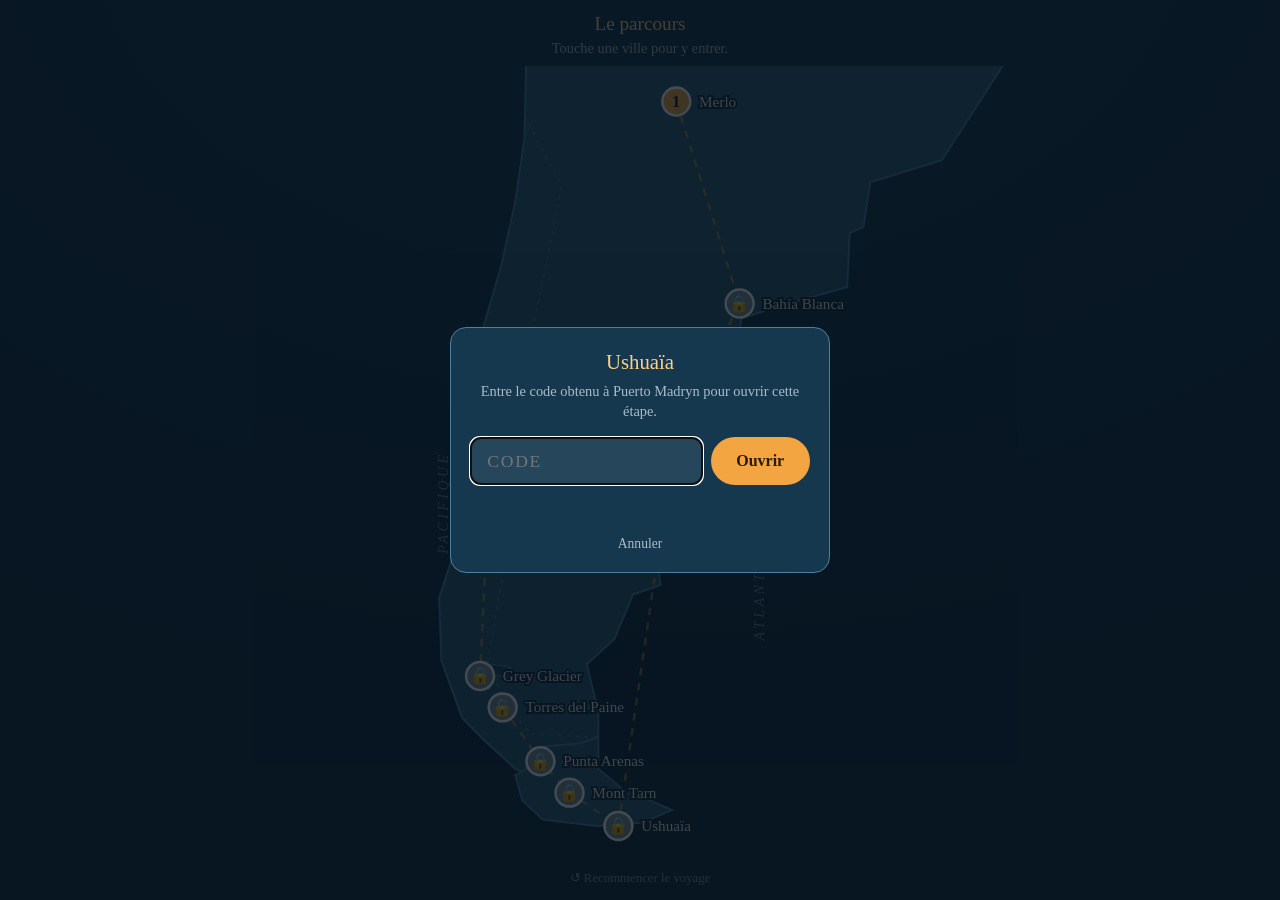
<file: etapes/ushuaia.html>
<!DOCTYPE html>
<html lang="fr">

<head>
    <meta charset="UTF-8">
    <meta name="viewport" content="width=device-width, initial-scale=1, viewport-fit=cover">
    <title>Ushuaïa</title>
    <link rel="stylesheet" href="../css/style.css?v=2">
    <style>
        html,
        body {
            height: 100%;
        }

        body {
            overflow: hidden;
        }

        .crypto {
            height: 100dvh;
            max-width: 480px;
            width: 100%;
            margin: 0 auto;
            padding: max(.6rem, env(safe-area-inset-top)) 1rem max(clamp(1.2rem, 4dvh, 2.5rem), env(safe-area-inset-bottom));
            display: flex;
            flex-direction: column;
            gap: .5rem;
        }

        .entete {
            display: flex;
            justify-content: space-between;
            align-items: baseline;
        }

        .entete .retour {
            font-size: .9rem;
            text-decoration: none;
        }

        .entete .etape {
            font-size: .75rem;
            color: var(--muted);
        }

        h1 {
            margin: 0;
            font-size: 1.4rem;
        }

        .consigne {
            color: var(--muted);
            font-size: .85rem;
            line-height: 1.4;
            margin: 0;
        }

        .consigne strong {
            color: var(--accent-2);
            font-weight: normal;
        }

        /* Réglette de César : alphabet clair en haut, alphabet décalé en bas, flèches pour tourner */
        .roue {
            display: flex;
            align-items: center;
            gap: 4px;
        }

        .roue .rangs {
            flex: 1;
            display: flex;
            flex-direction: column;
            gap: 2px;
            border: 1px solid var(--land-stroke);
            border-radius: 8px;
            padding: 4px 3px;
        }

        .roue .alphabet {
            display: flex;
            justify-content: space-between;
            font: .78rem ui-monospace, Menlo, monospace;
        }

        .roue .alphabet span {
            width: 0;
            flex: 1;
            text-align: center;
        }

        .roue .haut {
            color: var(--text);
            border-bottom: 1px dashed var(--land-stroke);
            padding-bottom: 2px;
        }

        .roue .bas {
            color: var(--accent);
        }

        .roue button {
            flex: 0 0 30px;
            height: 44px;
            border: 0;
            border-radius: 8px;
            background: var(--land);
            color: var(--text);
            font-size: 1rem;
            cursor: pointer;
            padding: 0;
            touch-action: manipulation;
        }

        .decalage {
            text-align: center;
            font-size: .75rem;
            color: var(--muted);
            margin: -.2rem 0 0;
        }

        /* --- Message chiffré --- */
        /* Le message se place à distance raisonnable sous l'alphabet, pas au milieu du vide */
        .zone-message {
            flex: 1 1 0;
            min-height: 0;
            display: flex;
            align-items: flex-start;
            justify-content: center;
            padding-top: clamp(1.2rem, 7dvh, 4rem);
            overflow-y: auto; /* filet de sécurité : jamais caché sous le clavier */
        }


        #message {
            display: flex;
            flex-wrap: wrap;
            justify-content: center;
            gap: .9rem 1.1rem;
        }

        .mot {
            display: flex;
            gap: 3px;
        }

        .signe {
            display: flex;
            flex-direction: column;
            align-items: center;
            gap: 3px;
            width: 30px;
        }

        .signe .clair {
            width: 100%;
            height: 36px;
            display: flex;
            align-items: center;
            justify-content: center;
            border-bottom: 2px solid var(--land-stroke);
            font-size: 1.35rem;
            font-weight: bold;
            color: var(--text);
            border-radius: 6px 6px 0 0;
            cursor: pointer;
        }

        .signe .chiffre {
            font: .8rem ui-monospace, Menlo, monospace;
            color: var(--accent);
        }

        .signe.choisi .clair {
            background: rgba(242, 165, 65, .35);
            border-bottom-color: var(--accent);
        }

        .signe.ponct {
            width: 10px;
        }

        .signe.ponct .clair {
            border: 0;
            cursor: default;
        }

        #message.resolu .clair {
            color: var(--ok);
            border-bottom-color: var(--ok);
            background: none;
            cursor: default;
        }

        /* --- Bas : clavier, ou code en fin de partie (même place) --- */
        #bas {
            position: relative;
            flex: 0 0 auto;
        }

        #clavier {
            display: flex;
            flex-direction: column;
            gap: 5px;
        }

        .rang {
            display: flex;
            gap: 4px;
            justify-content: center;
        }

        .touche {
            flex: 1 1 0;
            max-width: 34px;
            height: clamp(40px, 6dvh, 50px);
            border: 0;
            border-radius: 6px;
            background: var(--land);
            color: var(--text);
            font: bold .9rem Georgia;
            cursor: pointer;
            padding: 0;
            touch-action: manipulation;
        }

        .touche.action {
            flex: 1.5 1 0;
            max-width: 52px;
        }

        .touche.prise {
            background: #12324a;
            color: #5f7a8c;
        }

        #bas.fini #clavier {
            visibility: hidden;
        }

        #fin {
            display: none;
            position: absolute;
            inset: 0;
            flex-direction: column;
            align-items: center;
            justify-content: center;
        }

        #bas.fini #fin {
            display: flex;
        }

        #fin p {
            margin: 0;
            padding: 0 1rem;
            text-wrap: balance; /* pas de « Tarn : » tout seul sur la 2e ligne */
        }

        #fin .code {
            margin: .3rem 0 .6rem;
        }
        /* Écrans peu hauts (iPhone SE dans Safari, barres comprises : ~550 px) */
        @media (max-height: 640px) {
            .crypto { gap: .35rem; padding-bottom: max(.6rem, env(safe-area-inset-bottom)); }
            h1 { font-size: 1.2rem; }
            .consigne { font-size: .78rem; line-height: 1.3; }
            .roue button { height: 38px; }
            .zone-message { padding-top: .4rem; }
            #message { gap: .45rem 1rem; }
            .signe .clair { height: 28px; font-size: 1.15rem; }
            .signe .chiffre { font-size: .7rem; }
            .touche { height: 36px; }
            /* Le bloc de fin, plus haut que le clavier, s'étend vers le haut dans l'espace libre */
            #fin { inset: auto 0 0 0; }
            #fin .code { margin: .2rem 0 .4rem; }
        }
    </style>
</head>

<body>
    <main class="crypto">
        <div class="entete">
            <a class="retour" href="../index.html">← Carte</a>
            <span class="etape">Étape 4 sur 9</span>
        </div>
        <h1>Ushuaïa</h1>
        <p class="consigne">Ce message a été chiffré avec le <strong>code de César</strong> : chaque lettre a été
            décalée du même nombre de rangs dans l'alphabet (par exemple, avec un décalage de 3, A devient D, B devient E…).
            Touche une case puis une lettre du clavier pour la déchiffrer partout.</p>
        <div class="roue">
            <button type="button" id="gauche" aria-label="Décaler vers la gauche">◀</button>
            <div class="rangs">
                <div class="alphabet haut" id="rangClair"></div>
                <div class="alphabet bas" id="rangDecale"></div>
            </div>
            <button type="button" id="droite" aria-label="Décaler vers la droite">▶</button>
        </div>
        <p class="decalage" id="decalage"></p>

        <div class="zone-message">
            <div id="message"></div>
        </div>

        <div id="bas">
            <div id="clavier"></div>
            <div id="fin" class="code-obtenu">
                <p class="msg ok" id="msgFin"></p>
                <div class="code" id="code"></div>
                <a class="bouton" href="../index.html">Retour à la carte</a>
            </div>
        </div>
    </main>

    <script src="../js/common.js?v=2"></script>
    <script>
        const ID = "ushuaia";
        garde(ID);

        // === Code de César : chaque lettre est décalée de DECALAGE rangs (A→H, B→I…) ===
        const DECALAGE = 7;
        const ALPHA = "ABCDEFGHIJKLMNOPQRSTUVWXYZ";
        const SECRET = ALPHA.slice(DECALAGE) + ALPHA.slice(0, DECALAGE);
        const chiffrer = ch => { const i = ALPHA.indexOf(ch); return i < 0 ? ch : SECRET[i]; };

        // Message à déchiffrer ; son dernier mot est le code de l'étape (dans common.js)
        const CLAIR = "CE SERA MIEUX QU'UN GEL DOUCHE";
        const CHIFFRE = [...CLAIR].map(chiffrer).join("");
        const VRAI = {}; // lettre chiffrée -> lettre claire
        [...CLAIR].forEach((ch, i) => { if (ALPHA.includes(ch)) VRAI[CHIFFRE[i]] = ch; });

        const choix = {}; // lettre chiffrée -> lettre proposée par Julie
        let selection = null;
        let resolu = false;

        // --- Message ---
        const message = document.getElementById("message");
        const signes = []; // { lettre chiffrée, élément }
        CHIFFRE.split(" ").forEach(mot => {
            const m = document.createElement("div");
            m.className = "mot";
            [...mot].forEach(ch => {
                const s = document.createElement("div");
                const lettre = ALPHA.includes(ch);
                s.className = "signe" + (lettre ? "" : " ponct");
                s.innerHTML = '<div class="clair"></div><div class="chiffre"></div>';
                s.querySelector(".chiffre").textContent = lettre ? ch : "";
                if (lettre) {
                    s.querySelector(".clair").onclick = () => choisir(ch);
                    signes.push({ ch, el: s });
                } else {
                    s.querySelector(".clair").textContent = ch;
                }
                m.appendChild(s);
            });
            message.appendChild(m);
        });

        // --- Clavier ---
        const RANGS = [
            ["A", "Z", "E", "R", "T", "Y", "U", "I", "O", "P"],
            ["Q", "S", "D", "F", "G", "H", "J", "K", "L", "M"],
            ["W", "X", "C", "V", "B", "N", "⌫"]
        ];
        const clavier = document.getElementById("clavier");
        const touches = {};
        RANGS.forEach(rang => {
            const div = document.createElement("div");
            div.className = "rang";
            rang.forEach(ch => {
                const b = document.createElement("button");
                b.className = "touche" + (ch === "⌫" ? " action" : "");
                b.textContent = ch;
                b.onclick = () => saisir(ch);
                if (ch !== "⌫") touches[ch] = b;
                div.appendChild(b);
            });
            clavier.appendChild(div);
        });

        document.addEventListener("keydown", e => {
            if (e.key === "Backspace") saisir("⌫");
            else if (/^[a-zA-Z]$/.test(e.key)) saisir(e.key.toUpperCase());
        });

        function choisir(ch) {
            if (resolu) return;
            selection = (selection === ch) ? null : ch;
            afficher();
        }

        function saisir(touche) {
            if (resolu || !selection) return;
            if (touche === "⌫") {
                delete choix[selection];
            } else {
                // Une lettre claire ne peut servir qu'une fois : on la retire d'ailleurs
                for (const k in choix) if (choix[k] === touche) delete choix[k];
                choix[selection] = touche;
                // Passe à la prochaine lettre pas encore déchiffrée
                const suivante = signes.find(s => !choix[s.ch]);
                selection = suivante ? suivante.ch : null;
            }
            afficher();
            verifier();
        }

        function afficher() {
            signes.forEach(({ ch, el }) => {
                el.querySelector(".clair").textContent = choix[ch] || "";
                el.classList.toggle("choisi", ch === selection);
            });
            const prises = new Set(Object.values(choix));
            for (const t in touches) touches[t].classList.toggle("prise", prises.has(t));
        }

        function verifier() {
            if (!Object.keys(VRAI).every(k => choix[k] === VRAI[k])) return;
            resolu = true;
            marquerResolue(ID);
            selection = null;
            afficher();
            message.classList.add("resolu");
            document.getElementById("msgFin").textContent =
                "Bien joué ! Le dernier mot est ton code pour " + etapeSuivante(ID).nom + " :";
            document.getElementById("code").textContent = ETAPES[indexEtape(ID)].reponse;
            setTimeout(() => document.getElementById("bas").classList.add("fini"), 600);
        }

        // --- Réglette : sous chaque lettre claire, la lettre qui la code avec le décalage choisi ---
        let essaiDecalage = 0;
        const rangClair = document.getElementById("rangClair");
        const rangDecale = document.getElementById("rangDecale");
        rangClair.innerHTML = [...ALPHA].map(c => "<span>" + c + "</span>").join("");
        function afficherRoue() {
            rangDecale.innerHTML = [...ALPHA].map((c, i) => "<span>" + ALPHA[(i + essaiDecalage) % 26] + "</span>").join("");
            document.getElementById("decalage").textContent = "Décalage : " + essaiDecalage;
        }
        document.getElementById("gauche").onclick = () => { essaiDecalage = (essaiDecalage + 1) % 26; afficherRoue(); };
        document.getElementById("droite").onclick = () => { essaiDecalage = (essaiDecalage + 25) % 26; afficherRoue(); };
        afficherRoue();

        afficher();
    </script>
</body>

</html>
</file>
<file: css/style.css>
:root {
  --bg: #0f2a3d;
  --bg-2: #16384f;
  --land: #2c5a73;
  --land-stroke: #4b819e;
  --accent: #f2a541;
  --accent-2: #ffd08a;
  --ok: #6fcf97;
  --text: #f1ece1;
  --muted: #a9bcc9;
  --lock: #7b8d99;
}
* {
  box-sizing: border-box;
  -webkit-tap-highlight-color: transparent;
}
html,
body {
  margin: 0;
  min-height: 100%;
}
body {
  background: radial-gradient(1200px 800px at 50% -10%, var(--bg-2), var(--bg));
  color: var(--text);
  font-family: Georgia, "Times New Roman", serif;
  min-height: 100dvh;
  display: flex;
  flex-direction: column;
}
.bouton {
  background: var(--accent);
  color: #2a1a05;
  border: 0;
  border-radius: 999px;
  padding: 0.9rem 1.6rem;
  font: inherit;
  font-weight: bold;
  font-size: 1rem;
  cursor: pointer;
  text-decoration: none;
  display: inline-block;
}
.bouton.secondaire {
  background: transparent;
  color: var(--text);
  border: 1px solid var(--muted);
}
.page-jeu {
  max-width: 560px;
  width: 100%;
  margin: 0 auto;
  padding: 1.2rem;
  flex: 1;
}
.page-jeu .retour {
  color: var(--muted);
  text-decoration: none;
  font-size: 0.9rem;
}
.page-jeu h1 {
  font-weight: normal;
  margin: 0.8rem 0 0.2rem;
}
.page-jeu .etape {
  color: var(--accent);
  letter-spacing: 0.2em;
  text-transform: uppercase;
  font-size: 0.75rem;
}
.reponse {
  display: flex;
  gap: 0.5rem;
  margin-top: 1.5rem;
}
.reponse input {
  flex: 1;
  padding: 0.8rem 1rem;
  border-radius: 10px;
  border: 1px solid var(--land-stroke);
  background: rgba(255, 255, 255, 0.07);
  color: var(--text);
  font: inherit;
  font-size: 1.1rem;
  text-transform: uppercase;
  letter-spacing: 0.1em;
}
.message {
  min-height: 1.4rem;
  margin-top: 0.8rem;
  color: #ff8f8f;
}
.message.ok {
  color: var(--ok);
}
.shake {
  animation: shake 0.35s;
}
@keyframes shake {
  0%,
  100% {
    transform: translateX(0);
  }
  25% {
    transform: translateX(-8px);
  }
  75% {
    transform: translateX(8px);
  }
}
/* Bloc affiché en fin d'énigme : le code à noter pour l'étape suivante */
.code-obtenu {
  text-align: center;
}
.code-obtenu p {
  margin: 0.3rem 0;
  color: var(--muted);
  font-size: 0.9rem;
}
.code-obtenu .code {
  display: inline-block;
  margin: 0.4rem 0 0.8rem;
  padding: 0.5rem 1.2rem;
  border: 2px dashed var(--accent);
  border-radius: 12px;
  color: var(--accent-2);
  font-size: 1.8rem;
  font-weight: bold;
  letter-spacing: 0.25em;
}
a {
  color: var(--accent-2);
}
a.bouton {
  color: #2a1a05;
}
</file>
